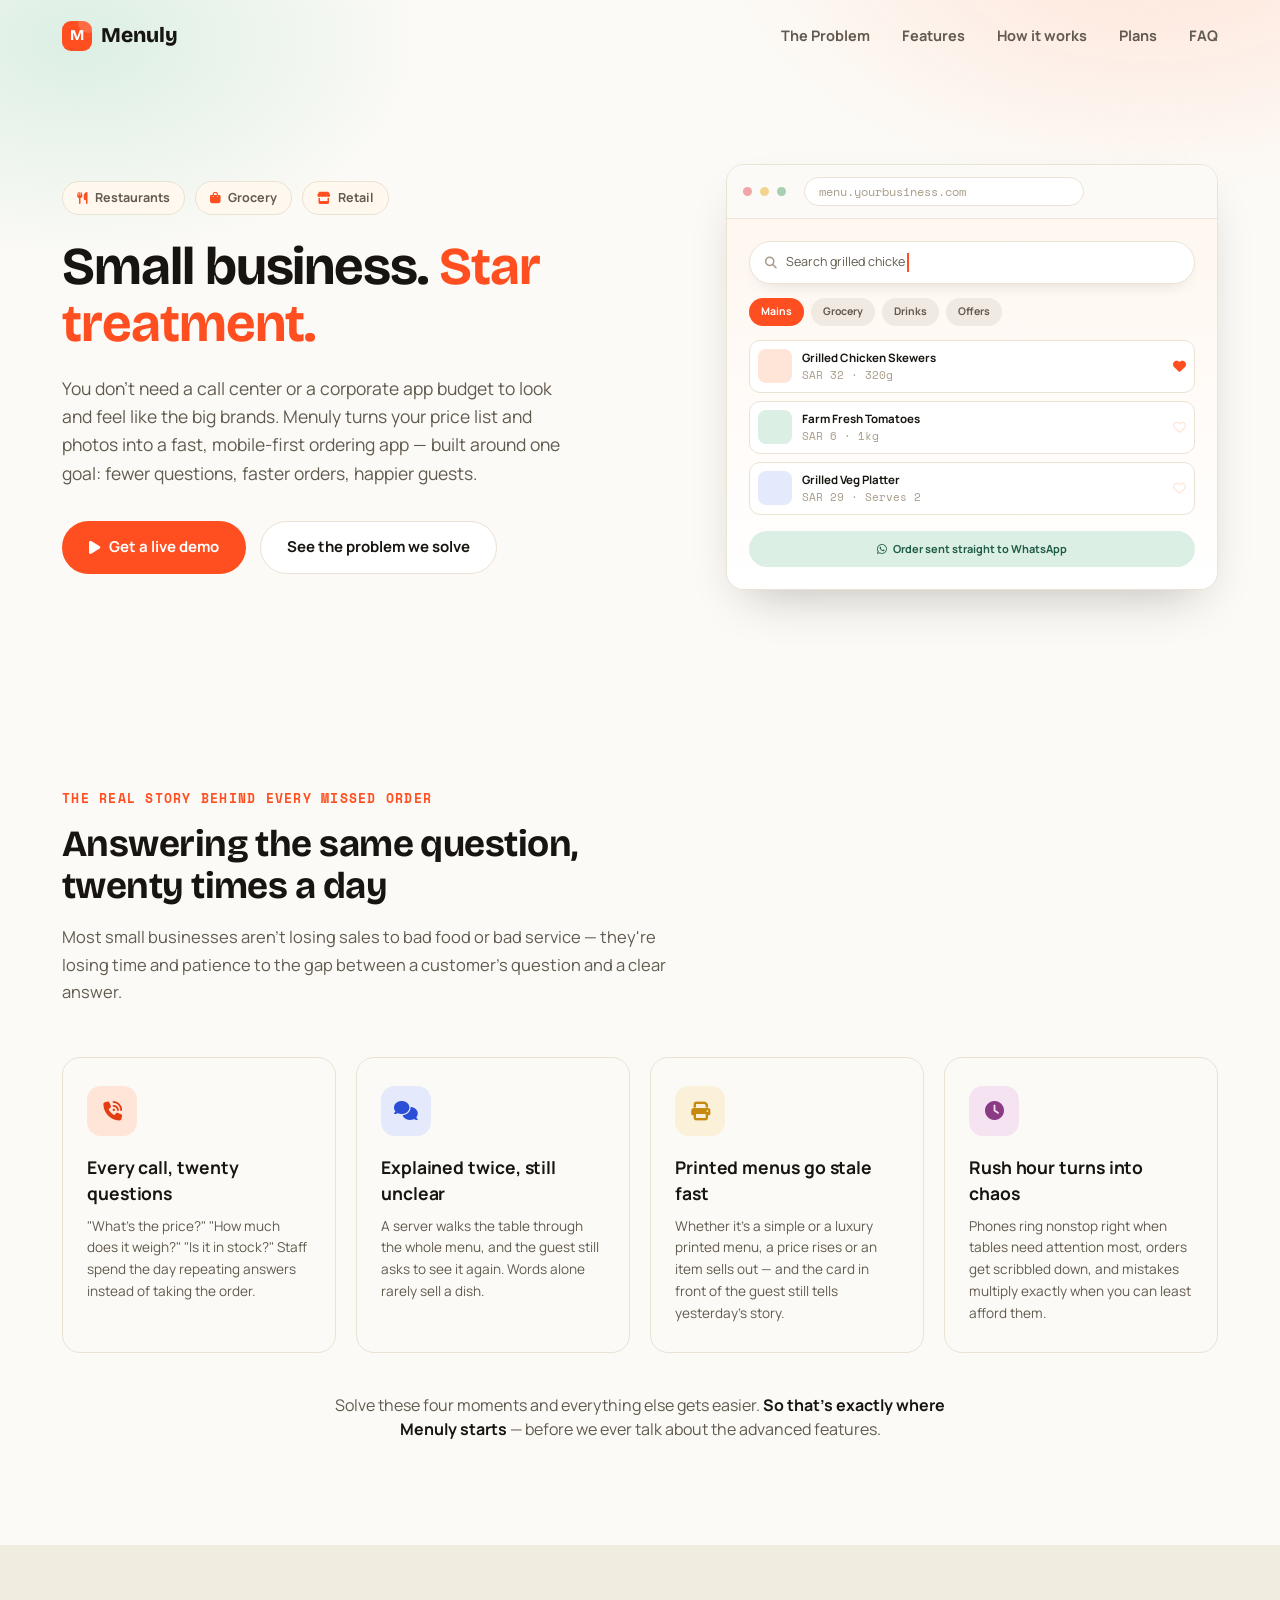
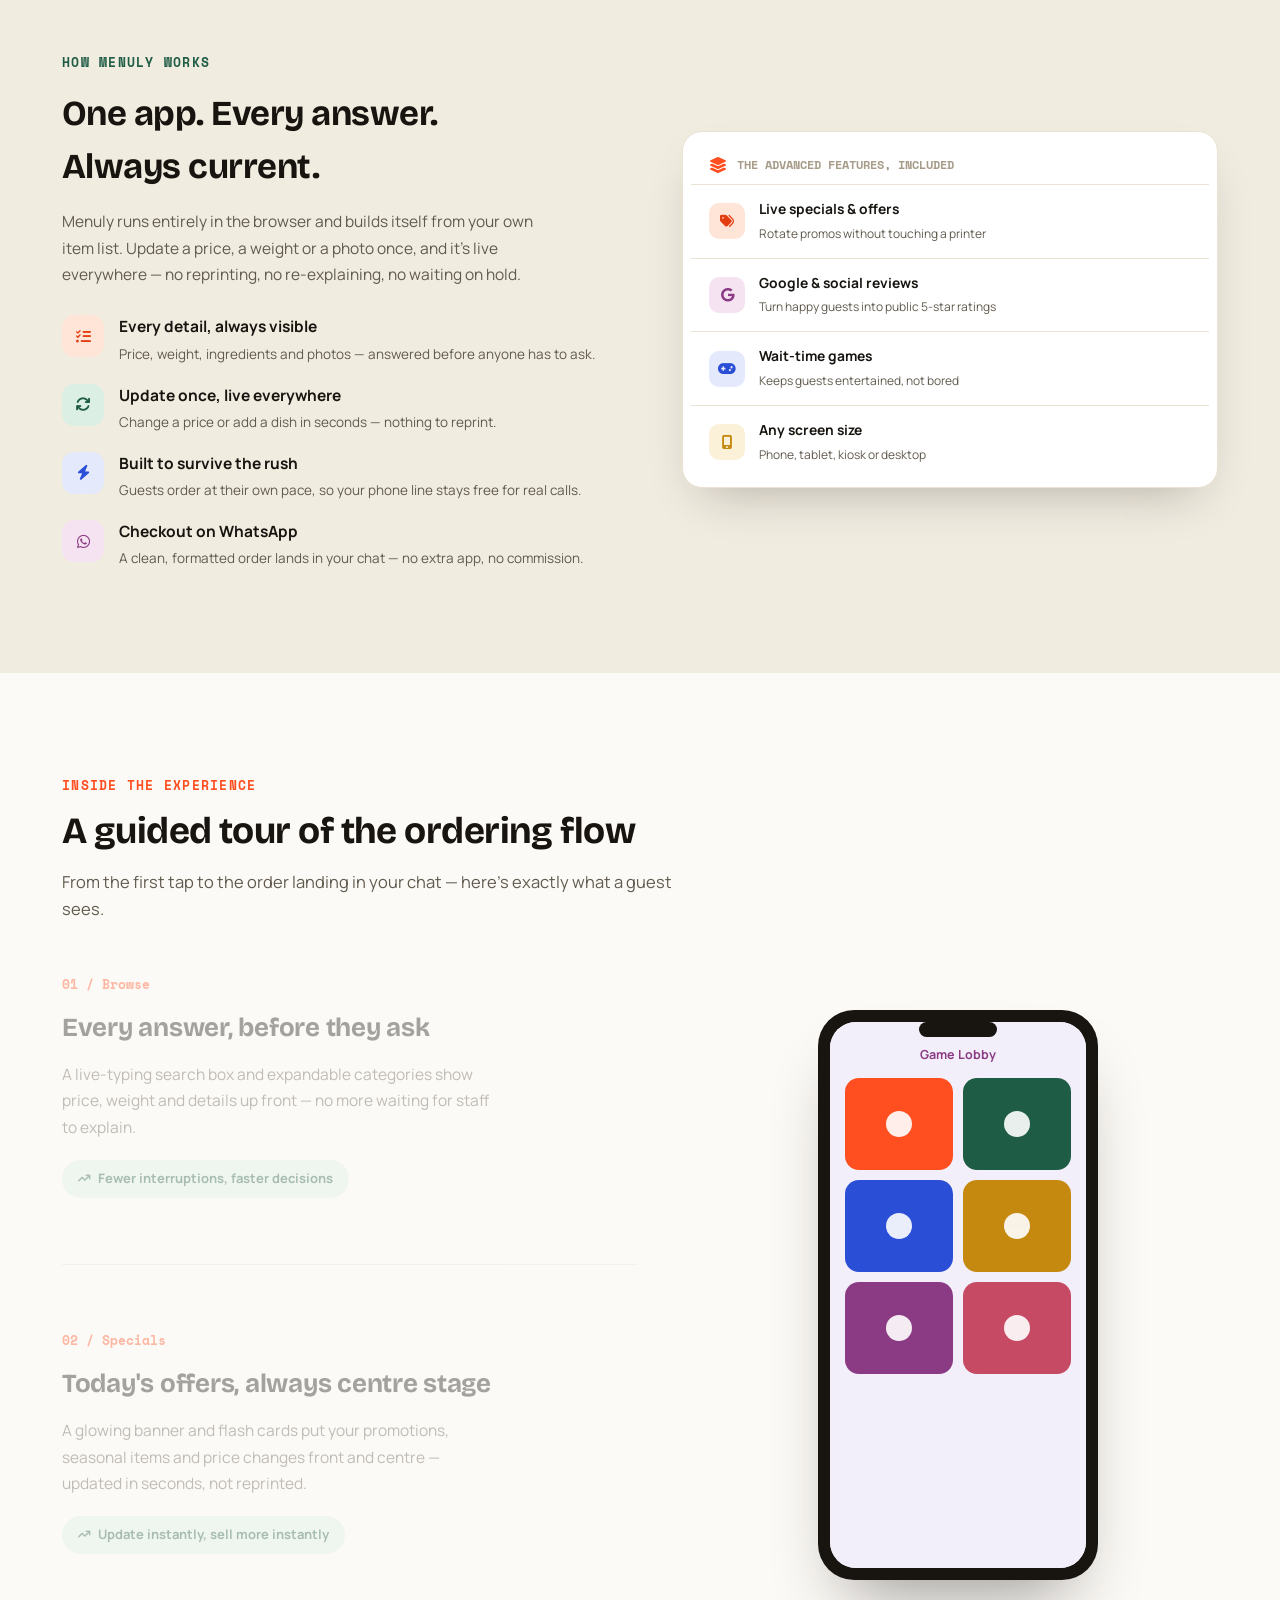
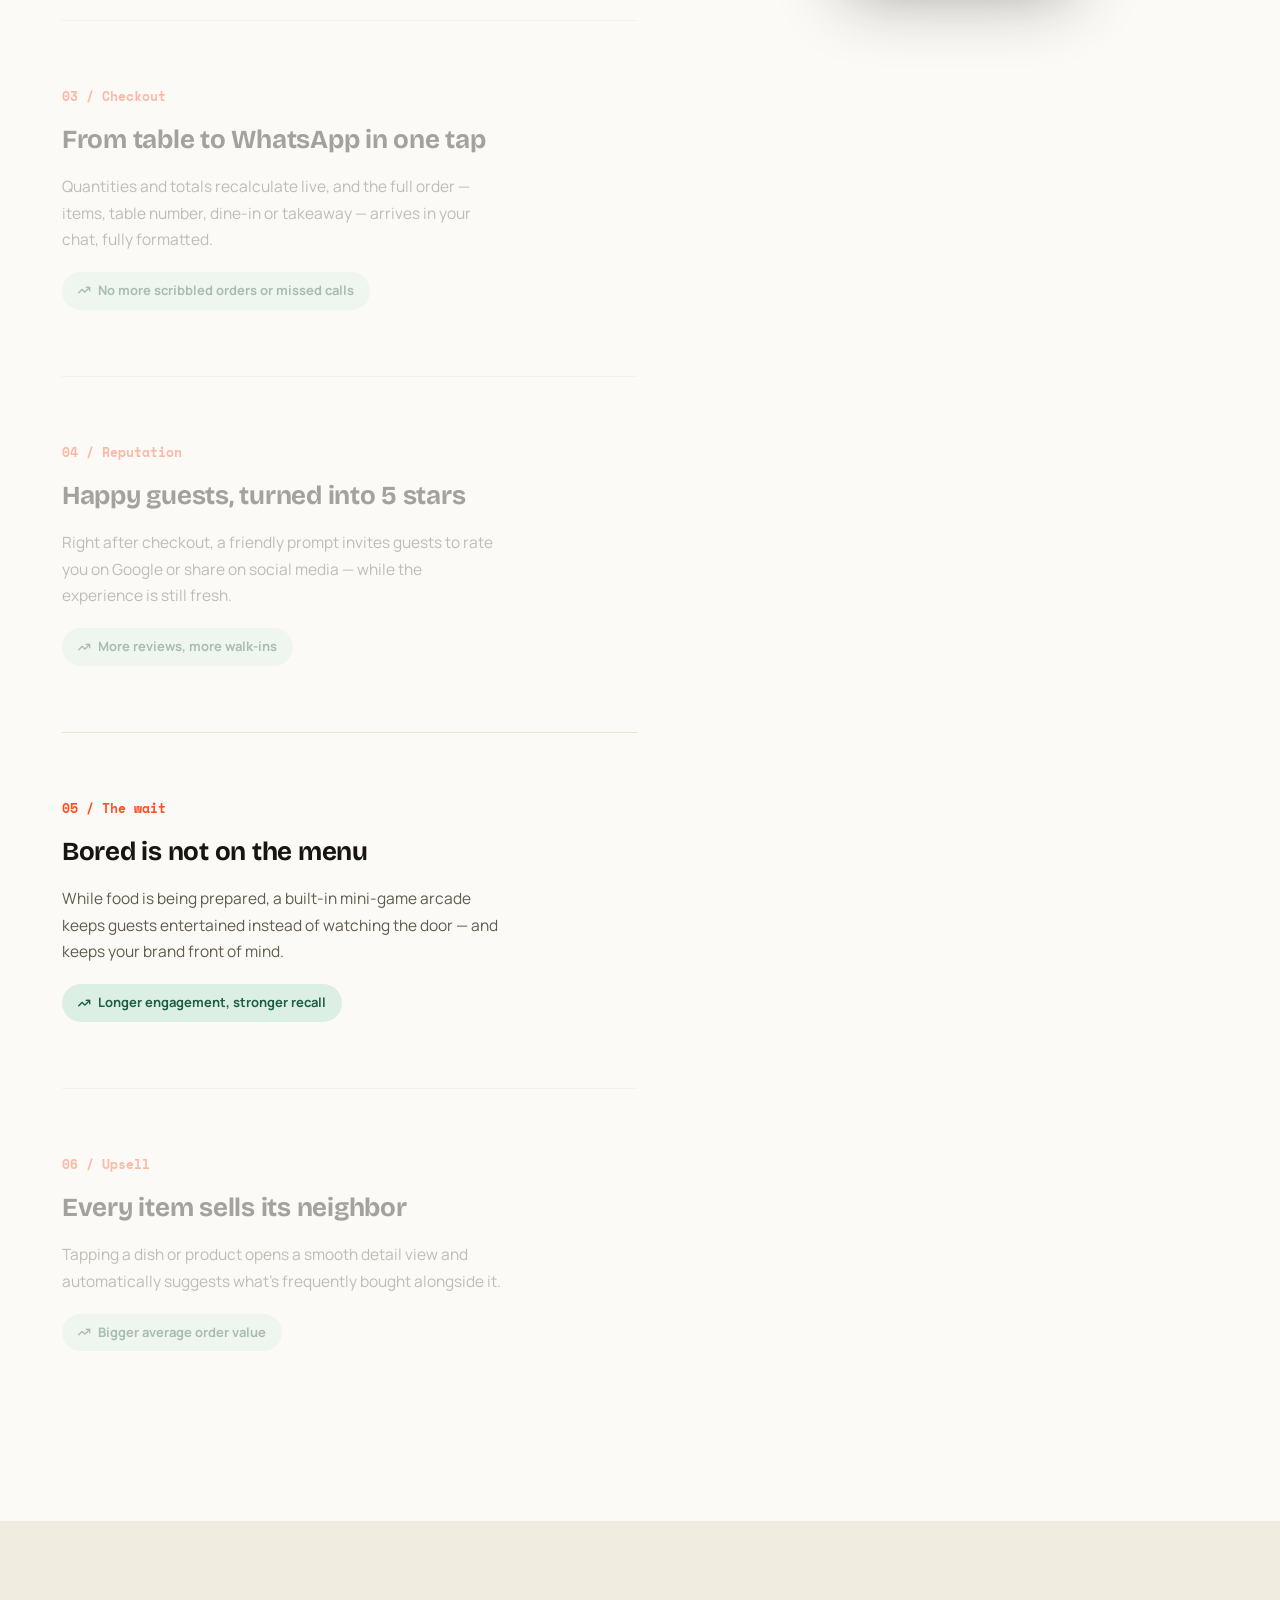
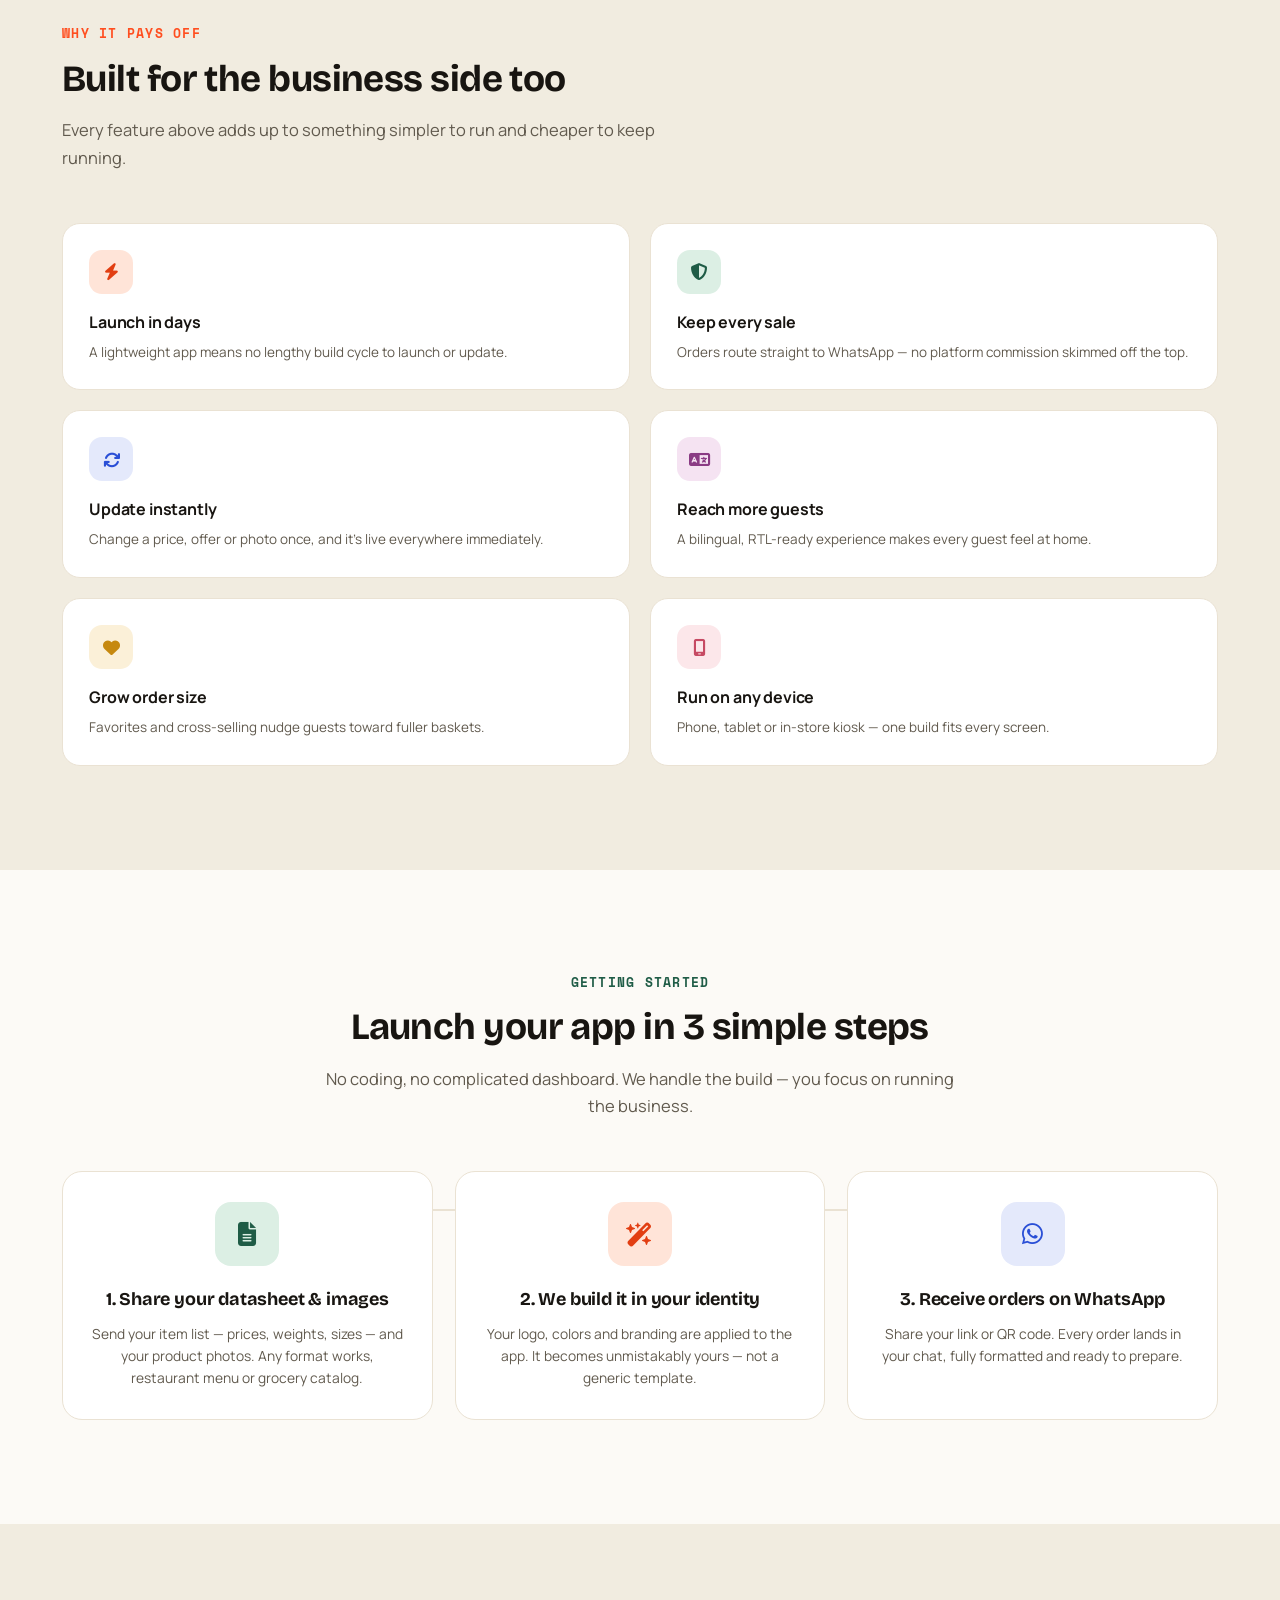
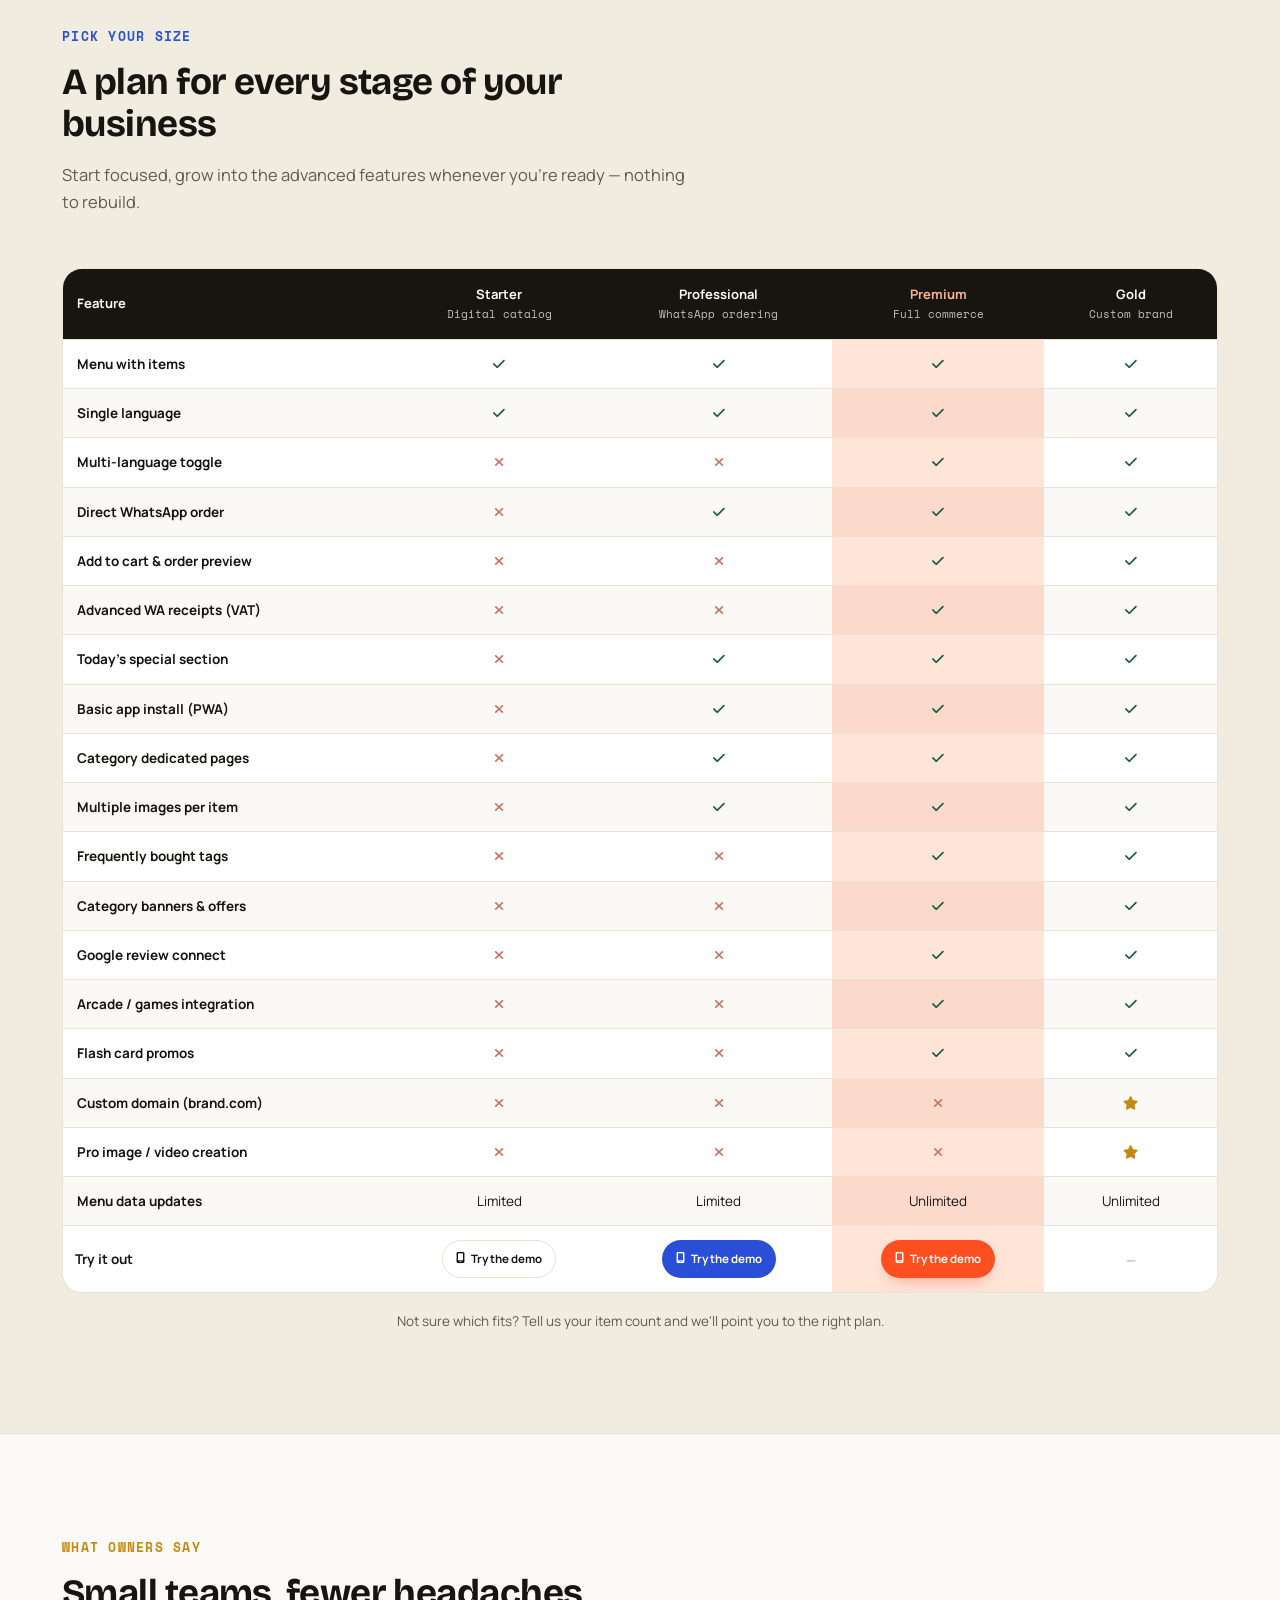
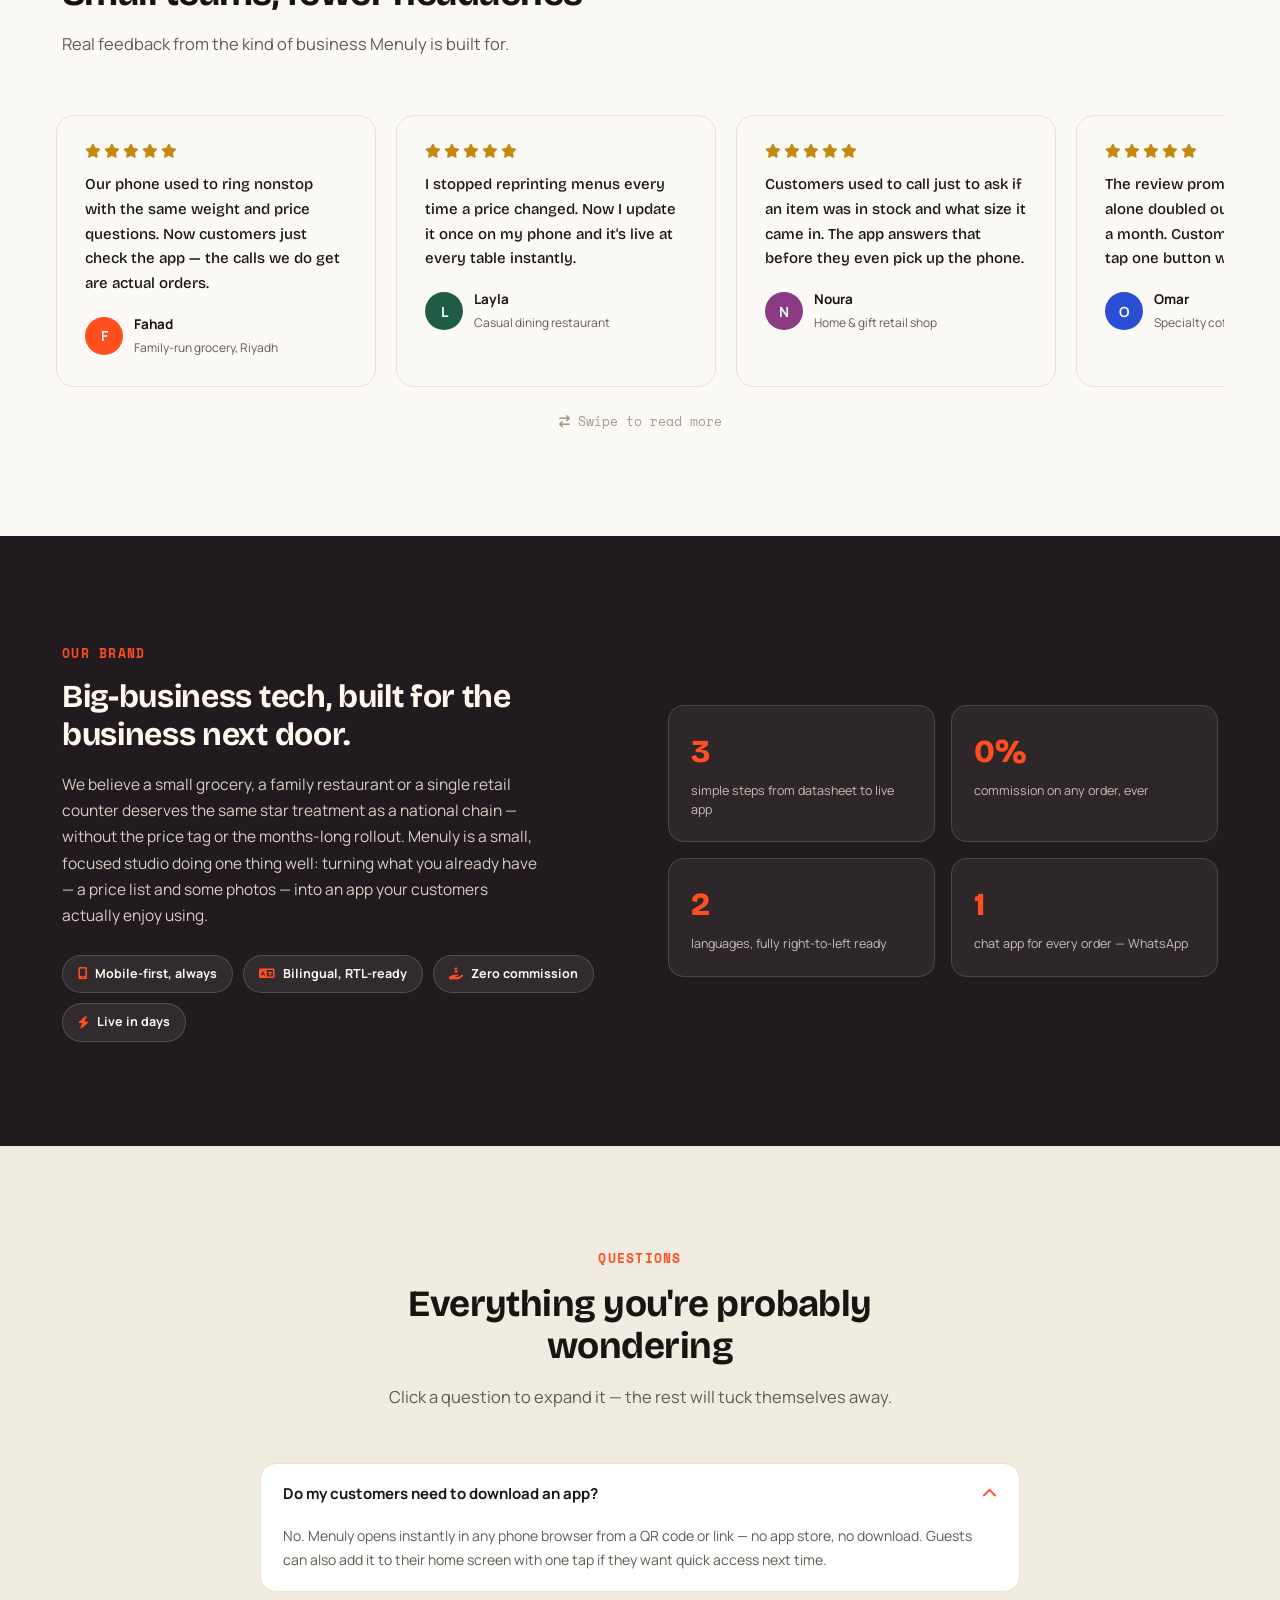
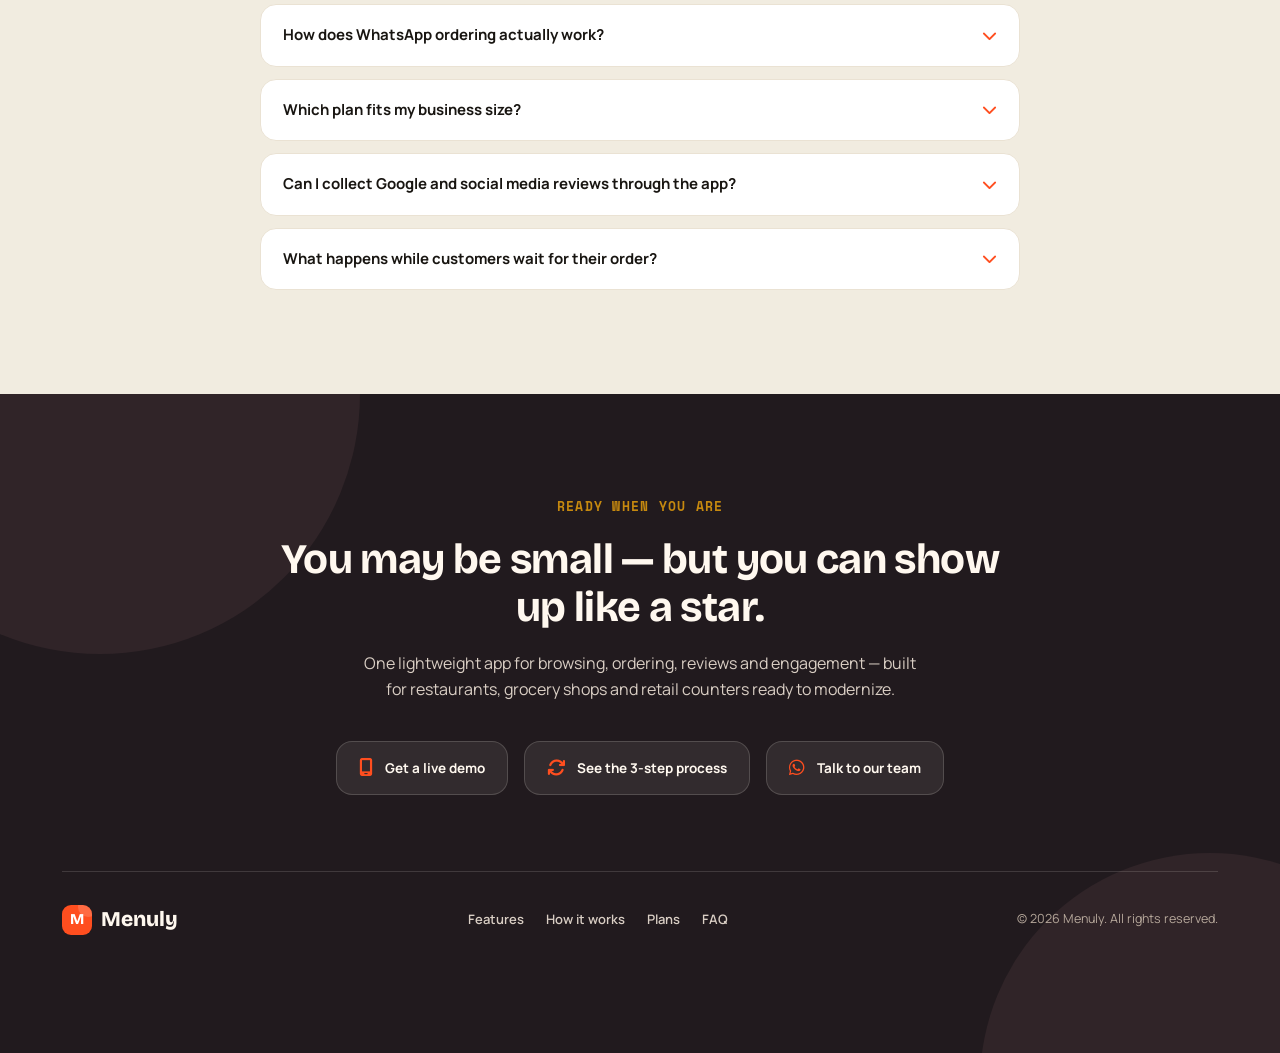
<file: index.html>
<!DOCTYPE html>
<html lang="en">
<head>
<meta charset="UTF-8">
<meta name="viewport" content="width=device-width, initial-scale=1.0">
<title>Menuly — Small Business. Star Treatment.</title>
<link rel="preconnect" href="https://fonts.googleapis.com">
<link href="https://fonts.googleapis.com/css2?family=Bricolage+Grotesque:opsz,wght@12..96,400;12..96,500;12..96,600;12..96,700;12..96,800&family=Manrope:wght@400;500;600;700;800&family=Space+Mono:wght@400;700&display=swap" rel="stylesheet">
<link rel="stylesheet" href="https://cdnjs.cloudflare.com/ajax/libs/font-awesome/6.5.1/css/all.min.css">
<style>
:root{
  --ink:#181511;
  --ink-soft:#615A4E;
  --ink-faint:#A79C89;
  --bg:#FCFAF6;
  --bg-alt:#F1ECE0;
  --flame:#FF4E1F;
  --flame-dark:#E23E12;
  --flame-tint:#FFE4D8;
  --pine:#1F5C46;
  --pine-tint:#DCEFE4;
  --cobalt:#2A4FD6;
  --cobalt-tint:#E4E9FB;
  --plumhue:#8A3B84;
  --plum-tint:#F5E3F2;
  --gold:#C6890F;
  --gold-tint:#FBF0D8;
  --ink2:#211A1E;
  --ink3:#302428;
  --cream:#FFF8EF;
  --line:#EAE2D3;
  --shadow: 0 22px 48px -22px rgba(24,21,17,0.30);
  --font-display:'Bricolage Grotesque', sans-serif;
  --font-body:'Manrope', sans-serif;
  --font-mono:'Space Mono', monospace;
}
*{box-sizing:border-box;}
html{scroll-behavior:smooth;}
@media (prefers-reduced-motion: reduce){ html{scroll-behavior:auto;} *{animation-duration:0.001ms !important; transition-duration:0.001ms !important;} }
body{margin:0; font-family:var(--font-body); color:var(--ink); background:var(--bg); line-height:1.5; -webkit-font-smoothing:antialiased;}
img,svg{display:block;max-width:100%;}
a{color:inherit;text-decoration:none;}
h1,h2,h3,h4{font-family:var(--font-display); margin:0; font-weight:700; letter-spacing:-0.01em;}
p{margin:0;}
ul{margin:0;padding:0;list-style:none;}
button{font-family:inherit;cursor:pointer;}
:focus-visible{outline:2px solid var(--flame); outline-offset:3px; border-radius:4px;}
.wrap{max-width:1220px; margin:0 auto; padding:0 32px;}
.eyebrow{font-family:var(--font-mono); font-size:12.5px; letter-spacing:0.1em; text-transform:uppercase; font-weight:700;}
section{position:relative;}
.section-pad{padding:104px 0;}
.section-head{max-width:640px; margin-bottom:52px;}
.section-head .eyebrow{color:var(--flame); margin-bottom:14px; display:block;}
.section-head h2{font-size:37px; line-height:1.14; letter-spacing:-0.015em;}
.section-head p{margin-top:16px; font-size:16.5px; color:var(--ink-soft); line-height:1.65;}
[data-reveal]{opacity:0; transform:translateY(22px); transition:opacity .7s ease, transform .7s ease;}
[data-reveal].in{opacity:1; transform:translateY(0);}

/* ---------- NAV ---------- */
.nav{position:fixed; top:0; left:0; right:0; z-index:100; padding:20px 0; transition:background .35s ease, padding .35s ease, box-shadow .35s ease;}
.nav.scrolled{background:rgba(252,250,246,0.88); backdrop-filter:blur(10px); padding:13px 0; box-shadow:0 1px 0 var(--line);}
.nav-inner{display:flex; align-items:center; justify-content:space-between;}
.logo{display:flex; align-items:center; gap:9px; font-family:var(--font-display); font-weight:800; font-size:21px; color:var(--ink);}
.logo-mark{width:30px;height:30px;border-radius:9px;background:var(--flame); display:flex;align-items:center;justify-content:center;color:#fff;font-size:14px; position:relative; overflow:hidden;}
.logo-mark::after{content:""; position:absolute; width:20px; height:20px; border-radius:50%; background:rgba(255,255,255,0.16); top:-8px; right:-6px;}
.logo-glyph{font-family:var(--font-display); font-weight:800; font-size:15px; line-height:1; letter-spacing:-0.02em; position:relative; z-index:1;}
.nav-links{display:flex; gap:32px; align-items:center;}
.nav-links a{font-size:14.5px; font-weight:700; color:var(--ink-soft); transition:color .2s;}
.nav-links a:hover{color:var(--ink);}
.nav-cta{background:var(--ink); color:#fff; padding:10px 20px; border-radius:100px; font-size:13.5px; font-weight:700; transition:transform .2s ease, background .2s ease;}
.nav-cta:hover{background:var(--flame-dark); transform:translateY(-1px);}
.nav-toggle{display:none; background:none;border:none;font-size:22px;color:var(--ink);}
.mobile-menu{display:none; position:fixed; top:64px; left:16px; right:16px; background:#fff; border:1px solid var(--line); border-radius:16px; box-shadow:var(--shadow); padding:10px; z-index:99; flex-direction:column;}
.mobile-menu.open{display:flex;}
.mobile-menu a{padding:12px 14px; font-weight:700; font-size:15px; color:var(--ink); border-radius:10px;}
.mobile-menu a:hover{background:var(--bg-alt);}

/* ---------- HERO ---------- */
.hero{padding:164px 0 96px; background:radial-gradient(700px 420px at 90% -10%, var(--flame-tint) 0%, transparent 62%), radial-gradient(600px 380px at 6% 6%, var(--pine-tint) 0%, transparent 58%);}
.hero-grid{display:grid; grid-template-columns:1.05fr 0.85fr; gap:56px; align-items:center;}
.hero-badges{display:flex; gap:10px; margin-bottom:24px; flex-wrap:wrap;}
.badge{display:flex; align-items:center; gap:7px; background:var(--cream); border:1px solid var(--line); padding:7px 14px; border-radius:100px; font-size:12.5px; font-weight:700; color:var(--ink-soft);}
.badge i{color:var(--flame); font-size:12px;}
.hero h1{font-size:53px; line-height:1.06; letter-spacing:-0.02em; max-width:600px;}
.hero h1 em{font-style:normal; color:var(--flame);}
.hero-sub{margin-top:22px; font-size:17.5px; color:var(--ink-soft); max-width:500px; line-height:1.62;}
.hero-actions{display:flex; gap:14px; margin-top:34px; flex-wrap:wrap;}
.btn{display:inline-flex; align-items:center; gap:9px; padding:14px 26px; border-radius:100px; font-weight:700; font-size:15px; border:1.5px solid transparent; transition:transform .2s ease, background .2s ease, border-color .2s ease, color .2s ease;}
.btn-primary{background:var(--flame); color:#fff;}
.btn-primary:hover{background:var(--flame-dark); transform:translateY(-2px);}
.btn-ghost{border-color:var(--line); color:var(--ink); background:#fff;}
.btn-ghost:hover{border-color:var(--ink); transform:translateY(-2px);}
.btn-light{background:rgba(255,248,239,0.12); color:var(--cream); border-color:rgba(255,248,239,0.25);}
.btn-light:hover{background:rgba(255,248,239,0.18); transform:translateY(-2px);}

/* hero browser mock (restored to original desktop-style browser window) */
.browser{background:#fff; border-radius:18px; box-shadow:var(--shadow); border:1px solid var(--line); overflow:hidden;}
.browser-bar{display:flex; align-items:center; gap:8px; padding:12px 16px; border-bottom:1px solid var(--line); background:#FBFAF7;}
.dot{width:9px;height:9px;border-radius:50%;}
.browser-bar .dot:nth-child(1){background:#F0A6A6;}
.browser-bar .dot:nth-child(2){background:#F2D48E;}
.browser-bar .dot:nth-child(3){background:#A8D0B0;}
.browser-url{margin-left:10px; background:#fff; border:1px solid var(--line); border-radius:100px; padding:5px 14px; font-family:var(--font-mono); font-size:11.5px; color:var(--ink-faint); flex:1; max-width:280px;}
.browser-body{padding:22px; background:linear-gradient(180deg,#FFF7F0,#FFFFFF);}
.hphone-tag{font-family:var(--font-mono); font-size:9.5px; color:var(--ink-faint); text-align:center; margin-bottom:10px; letter-spacing:0.06em;}
.search-demo{display:flex; align-items:center; gap:9px; background:#fff; border:1.5px solid var(--line); border-radius:100px; padding:11px 15px; box-shadow:0 8px 18px -12px rgba(24,21,17,0.22);}
.search-demo i{color:var(--ink-faint); font-size:12px;}
.type-text{font-size:12.5px; color:var(--ink-soft);}
.type-text .cursor{display:inline-block; width:2px; background:var(--flame); margin-left:2px; animation:blink 1s step-start infinite;}
@keyframes blink{50%{opacity:0;}}
.chip-row{display:flex; gap:7px; margin-top:14px; flex-wrap:wrap;}
.chip{padding:6px 12px; border-radius:100px; font-size:10.5px; font-weight:700;}
.chip.on{background:var(--flame); color:#fff;}
.chip.off{background:#F1EAE3; color:var(--ink-soft);}
.result-list{margin-top:14px; display:flex; flex-direction:column; gap:8px;}
.result-row{display:flex; align-items:center; gap:10px; background:#fff; border:1px solid var(--line); border-radius:11px; padding:8px; opacity:0; transform:translateY(6px); animation:riseIn .5s ease forwards;}
.result-row:nth-child(1){animation-delay:.05s;} .result-row:nth-child(2){animation-delay:.2s;} .result-row:nth-child(3){animation-delay:.35s;}
@keyframes riseIn{to{opacity:1; transform:translateY(0);}}
.result-thumb{width:34px;height:34px;border-radius:8px; flex-shrink:0;}
.result-txt{flex:1;}
.result-txt .name{font-size:11.5px; font-weight:700; color:var(--ink);}
.result-txt .price{font-size:10.5px; color:var(--ink-faint); font-family:var(--font-mono); margin-top:2px;}
.result-heart{color:var(--flame-tint); font-size:13px;}
.result-heart.liked{color:var(--flame);}
.hphone-foot{margin-top:16px; display:flex; align-items:center; justify-content:center; gap:6px; font-size:11px; color:var(--pine); font-weight:700; background:var(--pine-tint); padding:10px; border-radius:100px;}

/* ---------- PROBLEM ---------- */
.problem{background:var(--bg);}
.problem-grid{display:grid; grid-template-columns:repeat(4,1fr); gap:20px;}
.p-card{border:1px solid var(--line); border-radius:18px; padding:28px 24px; background:#FCFAF6;}
.p-icon{width:50px;height:50px;border-radius:14px; display:flex; align-items:center; justify-content:center; font-size:19px; margin-bottom:18px;}
.p-card h3{font-size:17.5px; margin-bottom:9px; font-weight:700; font-family:var(--font-body); letter-spacing:-0.005em;}
.p-card p{font-size:13.6px; color:var(--ink-soft); line-height:1.6;}
.problem-close{margin-top:40px; text-align:center; font-size:16px; color:var(--ink-soft); max-width:640px; margin-left:auto; margin-right:auto;}
.problem-close strong{color:var(--ink);}

/* ---------- SOLUTION ---------- */
.solution{background:var(--bg-alt);}
.solution-grid{display:grid; grid-template-columns:1fr 0.95fr; gap:56px; align-items:center;}
.feat-list{display:flex; flex-direction:column; gap:19px; margin-top:28px;}
.feat-row{display:flex; align-items:flex-start; gap:15px;}
.feat-ico{width:42px;height:42px;border-radius:12px; flex-shrink:0; display:flex; align-items:center; justify-content:center; font-size:15px;}
.feat-row strong{font-size:15.5px; display:block; margin-bottom:2px;}
.feat-row span{font-size:13.5px; color:var(--ink-soft);}
.engine-card{background:#fff; border-radius:20px; box-shadow:var(--shadow); border:1px solid var(--line); padding:8px;}
.engine-head{display:flex;align-items:center;gap:10px; padding:16px 18px 10px;}
.engine-head i{color:var(--flame);}
.engine-head span{font-family:var(--font-mono); font-size:12px; color:var(--ink-faint); font-weight:700;}
.engine-row{display:flex; align-items:center; gap:14px; padding:14px 18px; border-top:1px solid var(--line);}
.engine-dot{width:36px;height:36px;border-radius:10px; flex-shrink:0; display:flex; align-items:center;justify-content:center; font-size:14px;}
.engine-row b{font-size:13.8px; display:block;}
.engine-row small{font-size:12px; color:var(--ink-soft);}

/* ---------- STORY / STICKY PHONE ---------- */
.story{background:var(--bg);}
.story-grid{display:grid; grid-template-columns:1.05fr 0.95fr; gap:60px; margin-top:16px;}
.feature-block{padding:66px 0; border-top:1px solid var(--line); opacity:0.38; transition:opacity .4s ease;}
.feature-block:first-child{border-top:none; padding-top:0;}
.feature-block.active{opacity:1;}
.f-num{font-family:var(--font-mono); font-size:13px; color:var(--flame); font-weight:700; margin-bottom:14px; display:block;}
.feature-block h3{font-size:26px; letter-spacing:-0.01em; margin-bottom:14px;}
.feature-block p{font-size:15.5px; color:var(--ink-soft); line-height:1.7; max-width:440px;}
.benefit-pill{display:inline-flex; align-items:center; gap:8px; margin-top:20px; background:var(--pine-tint); color:var(--pine); font-weight:700; font-size:13px; padding:9px 16px; border-radius:100px;}
.benefit-pill i{font-size:11px;}
.story-visual{position:relative;}
.phone-sticky{position:sticky; top:104px; height:calc(100vh - 150px); max-height:640px; display:flex; align-items:center; justify-content:center;}
.phone-frame{width:280px; height:570px; border-radius:36px; background:var(--ink); padding:12px; box-shadow:0 40px 70px -30px rgba(24,21,17,0.45); position:relative;}
.phone-notch{position:absolute; top:12px; left:50%; transform:translateX(-50%); width:78px; height:15px; border-radius:8px; background:var(--ink); z-index:5;}
.phone-screen{width:100%;height:100%; border-radius:26px; overflow:hidden; position:relative; background:#fff;}
.screen-layer{position:absolute; inset:0; opacity:0; visibility:hidden; transition:opacity .5s ease; padding:24px 15px 15px; display:flex; flex-direction:column;}
.screen-layer.active{opacity:1; visibility:visible;}

.scr-browse{background:#FBF7F1;}
.scr-bar{display:flex; align-items:center; gap:8px; background:#fff; border-radius:100px; padding:10px 14px; box-shadow:0 4px 10px -6px rgba(0,0,0,0.15); margin-bottom:13px;}
.scr-bar i{color:var(--ink-faint); font-size:12px;}
.scr-bar span{font-size:11px; color:var(--ink-faint);}
.scr-card{background:#fff; border-radius:12px; padding:9px; display:flex; gap:10px; align-items:center; margin-bottom:9px; box-shadow:0 3px 8px -5px rgba(0,0,0,0.12);}
.scr-thumb{width:42px;height:42px;border-radius:9px; flex-shrink:0;}
.scr-line{height:8px; border-radius:4px; background:var(--ink); opacity:0.85; margin-bottom:6px;}
.scr-line.light{background:var(--flame);}
.scr-detail-row{display:flex; gap:6px; margin-top:2px;}
.scr-tag{font-size:8px; font-family:var(--font-mono); background:var(--cobalt-tint); color:var(--cobalt); padding:3px 7px; border-radius:6px;}

.scr-specials{background:#FBF0DA;}
.spec-banner{background:linear-gradient(135deg,var(--gold),#E7B94A); border-radius:14px; padding:16px; color:#fff; margin-bottom:14px;}
.spec-banner span.tag{font-family:var(--font-mono); font-size:8.5px; letter-spacing:0.08em; opacity:0.85;}
.spec-banner .scr-line{background:rgba(255,255,255,0.9); margin-top:8px;}
.flash-row{display:flex; gap:9px;}
.flash-card{flex:1; background:#fff; border-radius:12px; height:78px; padding:9px; display:flex; flex-direction:column; justify-content:flex-end; box-shadow:0 3px 8px -5px rgba(0,0,0,0.12);}

.scr-order{background:#FFF0EA;}
.cart-title{font-size:12.5px; font-weight:700; text-align:center; margin-bottom:11px;}
.cart-row{display:flex; align-items:center; gap:10px; background:#fff; border-radius:11px; padding:9px; margin-bottom:7px;}
.cart-qty{width:26px;height:22px;border-radius:6px; background:var(--flame-tint); color:var(--flame-dark); font-size:10px; font-weight:800; display:flex;align-items:center;justify-content:center; margin-left:auto;}
.cart-totals{background:#fff; border-radius:11px; padding:11px; margin-top:5px; margin-bottom:11px;}
.cart-total-row{display:flex; justify-content:space-between; font-size:11px; color:var(--ink-soft); margin-bottom:6px; font-family:var(--font-mono);}
.cart-btn{margin-top:auto; background:#3FBF6F; color:#fff; text-align:center; padding:13px; border-radius:100px; font-size:12.5px; font-weight:700; display:flex; align-items:center; justify-content:center; gap:8px;}

.scr-reviews{background:#F5E3F2; align-items:center;}
.rev-stars{display:flex; gap:5px; justify-content:center; margin-bottom:10px; color:var(--gold); font-size:16px;}
.rev-title{font-size:12px; font-weight:700; text-align:center; margin-bottom:14px;}
.rev-platforms{display:flex; gap:8px; width:100%; margin-bottom:14px;}
.rev-plat{flex:1; background:#fff; border-radius:11px; padding:10px; display:flex; flex-direction:column; align-items:center; gap:5px; font-size:9px; font-weight:700; color:var(--ink-soft); box-shadow:0 3px 8px -5px rgba(0,0,0,0.12);}
.rev-plat i{font-size:15px;}
.rev-card{background:#fff; border-radius:12px; padding:12px; width:100%; box-shadow:0 3px 8px -5px rgba(0,0,0,0.12);}

.scr-wait{background:#F3EFFA;}
.arcade-title{text-align:center; font-size:12.5px; font-weight:700; color:var(--plumhue); margin-bottom:14px;}
.arcade-grid{display:grid; grid-template-columns:1fr 1fr; gap:10px;}
.arcade-tile{aspect-ratio:1/0.85; border-radius:14px; display:flex; align-items:center; justify-content:center;}
.arcade-tile .dot{width:26px;height:26px;border-radius:50%; background:rgba(255,255,255,0.9);}

/* compact per-step preview shown only on mobile, inline under each block's text */
.mobile-scene{display:none;}
.msp-phone{width:220px; height:410px; margin:22px auto 0; border-radius:30px; background:var(--ink); padding:10px; box-shadow:var(--shadow); position:relative;}
.msp-notch{position:absolute; top:10px; left:50%; transform:translateX(-50%); width:62px; height:12px; border-radius:7px; background:var(--ink); z-index:5;}
.msp-screen{width:100%; height:100%; border-radius:21px; overflow:hidden; padding:20px 12px 12px; display:flex; flex-direction:column;}
.msp-screen .scr-card{padding:8px;}
.msp-screen .rev-platforms, .msp-screen .flash-row{gap:7px;}

.scr-upsell{background:#F2E9D6; justify-content:flex-end; padding:0;}
.modal-hero{height:34%; background:var(--flame-tint);}
.modal-sheet{background:#fff; border-radius:22px 22px 0 0; padding:18px 16px; box-shadow:0 -10px 30px -15px rgba(0,0,0,0.2);}
.modal-handle{width:36px;height:4px;border-radius:3px;background:#EAE0D6; margin:0 auto 14px;}
.modal-rel-title{font-size:10.5px; font-weight:700; color:var(--ink-soft); margin:12px 0 8px;}
.modal-rel-row{display:flex; gap:8px; margin-bottom:14px;}
.modal-rel-item{width:52px;height:52px;border-radius:10px;}
.modal-btn{background:var(--flame); color:#fff; text-align:center; padding:12px; border-radius:100px; font-size:12.5px; font-weight:700;}

/* ---------- BENEFITS ---------- */
.benefits{background:var(--bg-alt);}
.benefit-grid{display:grid; grid-template-columns:repeat(2,1fr); gap:20px;}
.b-card{background:#fff; border:1px solid var(--line); border-radius:18px; padding:26px; transition:transform .25s ease, box-shadow .25s ease;}
.b-card:hover{transform:translateY(-4px); box-shadow:var(--shadow);}
.b-icon{width:44px;height:44px;border-radius:13px; display:flex; align-items:center; justify-content:center; font-size:17px; margin-bottom:16px;}
.b-card h3{font-size:16px; font-family:var(--font-body); font-weight:700; margin-bottom:8px;}
.b-card p{font-size:13.5px; color:var(--ink-soft); line-height:1.6;}

/* ---------- STEPS ---------- */
.steps{background:var(--bg);}
.steps-grid{display:grid; grid-template-columns:repeat(3,1fr); gap:22px; position:relative;}
.steps-line{display:none;}
@media (min-width:900px){.steps-line{display:block; position:absolute; top:38px; left:15%; right:15%; height:2px; background:var(--line); z-index:0;}}
.step-card{position:relative; z-index:1; background:#fff; border:1px solid var(--line); border-radius:20px; padding:30px 26px; text-align:center;}
.step-num{width:64px;height:64px;border-radius:16px; margin:0 auto 20px; display:flex; align-items:center; justify-content:center; font-size:24px;}
.step-card h3{font-size:18px; margin-bottom:10px;}
.step-card p{font-size:13.8px; color:var(--ink-soft); line-height:1.6;}

/* ---------- COMPARE / PLANS ---------- */
.compare{background:var(--bg-alt);}
.table-wrap{border:1px solid var(--line); border-radius:20px; overflow-x:auto; background:#fff;}
table{width:100%; border-collapse:collapse; min-width:560px;}
thead th{background:var(--ink); color:var(--cream); font-family:var(--font-body); font-weight:700; font-size:13px; padding:16px 14px; text-align:center;}
thead th:first-child{text-align:left;}
thead th small{display:block; font-weight:500; font-size:10.5px; color:#C9BEB3; margin-top:3px; font-family:var(--font-mono);}
thead th.hi{color:#FFB48F;}
tbody td{padding:14px 14px; text-align:center; border-top:1px solid var(--line); font-size:13.5px;}
tbody td:first-child{text-align:left; font-weight:700; color:var(--ink);}
tbody tr:nth-child(even){background:#FBF9F5;}
td.hi-col{background:var(--flame-tint);}
tbody tr:nth-child(even) td.hi-col{background:#FBDACB;}
.yes{color:var(--pine);} .no{color:#C97361;} .partial{color:var(--gold);}
.plan-note{margin-top:18px; text-align:center; font-size:13.5px; color:var(--ink-soft);}
tfoot td{padding:14px 12px; text-align:center; border-top:1px solid var(--line); background:#fff;}
tfoot td:first-child{text-align:left; font-weight:700; color:var(--ink); font-size:13.5px;}
tfoot td.hi-col{background:var(--flame-tint);}
.try-btn{display:inline-flex; align-items:center; justify-content:center; gap:6px; white-space:nowrap; font-size:11.5px; font-weight:700; padding:9px 13px; border-radius:100px; border:1.5px solid transparent; transition:background .2s ease, transform .2s ease, border-color .2s ease, color .2s ease;}
.try-btn:hover{transform:translateY(-1px);}
.try-btn-starter{background:#fff; color:var(--ink); border-color:var(--line);}
.try-btn-starter:hover{border-color:var(--ink); background:var(--bg-alt);}
.try-btn-professional{background:var(--cobalt); color:#fff;}
.try-btn-professional:hover{background:#1F3CAE;}
.try-btn-premium{background:var(--flame); color:#fff; box-shadow:0 8px 16px -8px rgba(255,78,31,0.55);}
.try-btn-premium:hover{background:var(--flame-dark);}
.try-btn-none{color:var(--ink-faint); font-size:13px;}

/* ---------- TESTIMONIALS ---------- */
.testimonials{background:var(--bg);}
.test-scroll{display:flex; gap:20px; overflow-x:auto; scroll-snap-type:x mandatory; padding:6px 6px 22px; margin:0 -6px; -webkit-overflow-scrolling:touch; scrollbar-width:thin;}
.test-scroll::-webkit-scrollbar{height:7px;}
.test-scroll::-webkit-scrollbar-thumb{background:var(--line); border-radius:100px;}
.test-scroll::-webkit-scrollbar-thumb:hover{background:var(--ink-faint);}
.test-card{flex:0 0 320px; scroll-snap-align:start; background:#FCFAF6; border:1px solid var(--line); border-radius:18px; padding:28px;}
.test-hint{display:flex; align-items:center; gap:8px; justify-content:center; margin-top:4px; font-size:12.5px; color:var(--ink-faint); font-family:var(--font-mono);}
.test-stars{color:var(--gold); font-size:14px; margin-bottom:14px; display:flex; gap:3px;}
.test-quote{font-size:15px; color:var(--ink); line-height:1.65; font-family:var(--font-display); font-weight:500;}
.test-who{margin-top:18px; display:flex; align-items:center; gap:11px;}
.test-avatar{width:38px;height:38px;border-radius:50%; display:flex; align-items:center;justify-content:center; color:#fff; font-weight:700; font-size:14px;}
.test-who b{display:block; font-size:13.5px;}
.test-who span{font-size:12px; color:var(--ink-soft);}

/* ---------- BRAND ---------- */
.brand{background:var(--ink2); color:var(--cream);}
.brand-inner{display:grid; grid-template-columns:1fr 1fr; gap:56px; align-items:center;}
.brand h2{font-size:32px; letter-spacing:-0.01em; line-height:1.2;}
.brand p{margin-top:16px; font-size:15.5px; color:#D9CEC4; line-height:1.7; max-width:480px;}
.brand-pills{display:flex; gap:10px; flex-wrap:wrap; margin-top:26px;}
.brand-pill{display:flex; align-items:center; gap:8px; background:rgba(255,248,239,0.08); border:1px solid rgba(255,248,239,0.16); padding:9px 15px; border-radius:100px; font-size:12.5px; font-weight:700;}
.brand-pill i{color:var(--flame);}
.brand-stat-grid{display:grid; grid-template-columns:1fr 1fr; gap:16px;}
.brand-stat{background:rgba(255,248,239,0.06); border:1px solid rgba(255,248,239,0.14); border-radius:16px; padding:22px;}
.brand-stat .num{font-family:var(--font-display); font-size:32px; color:var(--flame); font-weight:800;}
.brand-stat .lbl{font-size:12.5px; color:#C9BEB3; margin-top:6px; line-height:1.5;}

/* ---------- FAQ ---------- */
.faq{background:var(--bg-alt);}
.faq-list{display:flex; flex-direction:column; gap:12px; max-width:760px; margin:0 auto;}
.faq-list details{background:#fff; border:1px solid var(--line); border-radius:16px; overflow:hidden; padding:0;}
.faq-list summary{display:flex; justify-content:space-between; align-items:center; gap:16px; padding:19px 22px; font-weight:700; font-size:15px; cursor:pointer; list-style:none;}
.faq-list summary::-webkit-details-marker{display:none;}
.faq-list summary i{color:var(--flame); transition:transform .25s ease; flex-shrink:0;}
.faq-list details[open] summary i{transform:rotate(180deg);}
.faq-body{padding:0 22px 20px; font-size:14px; color:var(--ink-soft); line-height:1.68;}
.faq-body strong{color:var(--ink);}

/* ---------- CTA / FOOTER ---------- */
.cta{background:var(--ink2); color:var(--cream); text-align:center; overflow:hidden; position:relative;}
.cta::before{content:"";position:absolute; width:520px; height:520px; border-radius:50%; background:var(--ink3); top:-260px; left:-160px; z-index:0;}
.cta::after{content:"";position:absolute; width:460px; height:460px; border-radius:50%; background:var(--ink3); bottom:-260px; right:-160px; z-index:0;}
.cta .wrap{position:relative; z-index:1;}
.cta .eyebrow{color:var(--gold); display:block; margin-bottom:18px;}
.cta h2{font-size:42px; max-width:760px; margin:0 auto; line-height:1.15; letter-spacing:-0.015em;}
.cta p{max-width:560px; margin:20px auto 0; color:#D9CEC4; font-size:16px; line-height:1.6;}
.cta-actions{display:flex; justify-content:center; gap:16px; margin-top:38px; flex-wrap:wrap;}
.cta-card{display:flex; align-items:center; gap:12px; background:rgba(255,248,239,0.08); border:1px solid rgba(255,248,239,0.16); padding:16px 22px; border-radius:16px; transition:background .2s ease, transform .2s ease;}
.cta-card:hover{background:rgba(255,248,239,0.15); transform:translateY(-3px);}
.cta-card i{color:var(--flame); font-size:18px;}
.cta-card span{font-size:13.5px; font-weight:700;}
.footer{border-top:1px solid rgba(255,248,239,0.14); margin-top:76px; padding-top:32px; padding-bottom:14px; display:flex; align-items:center; justify-content:space-between; flex-wrap:wrap; gap:14px;}
.footer .logo{color:var(--cream);}
.footer .logo-mark{background:var(--flame);}
.footer small{color:#B5A79A; font-size:12.5px;}
.footer-links{display:flex; gap:22px;}
.footer-links a{font-size:13px; color:#D9CEC4; font-weight:600;}
.footer-links a:hover{color:#fff;}

/* ---------- RESPONSIVE ---------- */
@media (max-width:980px){
  .hero-grid, .solution-grid, .story-grid, .brand-inner{grid-template-columns:1fr;}
  .hero h1{font-size:40px;}
  .problem-grid{grid-template-columns:1fr 1fr;}
  .steps-grid{grid-template-columns:1fr 1fr;}
  .story-grid{display:grid; grid-template-columns:1fr; gap:0;}
  .story-text{grid-column:1; grid-row:1; margin-top:500px;}
  .story-visual{grid-column:1; grid-row:1; display:block; position:relative; z-index:5;}
  .phone-sticky{position:sticky; top:72px; height:auto; max-height:none; padding:12px 0 34px; background:var(--bg); z-index:5;}
  .phone-frame{width:230px; height:452px; margin:0 auto;}
  .feature-block{opacity:1; padding:44px 0;}
  .mobile-scene{display:none;}
  .nav-links{display:none;}
  .nav-toggle{display:block;}
  .nav-inner{gap:14px;}
  .cta h2{font-size:30px;}
  .brand-stat-grid{margin-top:20px;}
}
@media (max-width:600px){
  .wrap{padding:0 20px;}
  .hero{padding:136px 0 64px;}
  .hero h1{font-size:31px;}
  .problem-grid, .steps-grid{grid-template-columns:1fr;}
  .benefit-grid{grid-template-columns:1fr 1fr; gap:12px;}
  .b-card{padding:18px 15px;}
  .b-icon{width:38px;height:38px;border-radius:11px;font-size:15px;margin-bottom:12px;}
  .b-card h3{font-size:14px;}
  .b-card p{font-size:12px;}
  .test-card{flex-basis:82vw;}
  .section-head h2{font-size:26px;}
  .cta h2{font-size:24px;}
  thead th{font-size:10.5px; padding:11px 7px;}
  tbody td{padding:11px 7px; font-size:11.5px;}
  .steps-line{display:none;}
  .phone-sticky{top:66px;}
  .phone-frame{width:206px; height:406px;}
  .story-text{margin-top:454px;}
  .table-wrap{max-height:75vh; overflow:auto; -webkit-overflow-scrolling:touch;}
  thead th{position:sticky; top:0; z-index:3;}
  tfoot td{position:sticky; bottom:0; z-index:3;}
  tfoot td:first-child{font-size:11px;}
  .try-btn{padding:8px 10px; font-size:10.5px;}
  .cta-actions{flex-wrap:nowrap; justify-content:space-between; gap:8px;}
  .cta-card{flex:1 1 0; min-width:0; flex-direction:column; gap:7px; padding:14px 6px; text-align:center;}
  .cta-card i{font-size:17px;}
  .cta-card span{font-size:10.5px; line-height:1.3; white-space:normal;}
}
</style>
</head>
<body>

<nav class="nav" id="nav">
  <div class="wrap nav-inner">
    <a href="#top" class="logo"><span class="logo-mark"><span class="logo-glyph">M</span></span>Menuly</a>
    <div class="nav-links">
      <a href="#problem">The Problem</a>
      <a href="#features">Features</a>
      <a href="#steps">How it works</a>
      <a href="#plans">Plans</a>
      <a href="#faq">FAQ</a>
    </div>
    
    <button class="nav-toggle" id="navToggle" aria-label="Open menu" aria-expanded="false"><i class="fa-solid fa-bars"></i></button>
  </div>
  <div class="mobile-menu" id="mobileMenu">
    <a href="#problem">The Problem</a>
    <a href="#features">Features</a>
    <a href="#steps">How it works</a>
    <a href="#plans">Plans</a>
    <a href="#faq">FAQ</a>
  </div>
</nav>

<!-- ================= HERO ================= -->
<header class="hero" id="top">
  <div class="wrap hero-grid">
    <div data-reveal>
      <div class="hero-badges">
        <span class="badge"><i class="fa-solid fa-utensils"></i>Restaurants</span>
        <span class="badge"><i class="fa-solid fa-bag-shopping"></i>Grocery</span>
        <span class="badge"><i class="fa-solid fa-store"></i>Retail</span>
      </div>
      <h1>Small business. <em>Star treatment.</em></h1>
      <p class="hero-sub">You don't need a call center or a corporate app budget to look and feel like the big brands. Menuly turns your price list and photos into a fast, mobile-first ordering app — built around one goal: fewer questions, faster orders, happier guests.</p>
      <div class="hero-actions">
        <a href="https://rmoosa2014.github.io/Restaurant-menu/Templates/demo-premium/index.html" target="_blank" class="btn btn-primary"><i class="fa-solid fa-play"></i>Get a live demo</a>
        <a href="#problem" class="btn btn-ghost">See the problem we solve</a>
      </div>
    </div>
    <div data-reveal>
      <div class="browser">
        <div class="browser-bar">
          <span class="dot"></span><span class="dot"></span><span class="dot"></span>
          <span class="browser-url">menu.yourbusiness.com</span>
        </div>
        <div class="browser-body">
          <div class="search-demo">
            <i class="fa-solid fa-magnifying-glass"></i>
            <span class="type-text" id="typeText"></span>
          </div>
          <div class="chip-row">
            <span class="chip on">Mains</span>
            <span class="chip off">Grocery</span>
            <span class="chip off">Drinks</span>
            <span class="chip off">Offers</span>
          </div>
          <div class="result-list">
            <div class="result-row">
              <div class="result-thumb" style="background:var(--flame-tint)"></div>
              <div class="result-txt"><div class="name">Grilled Chicken Skewers</div><div class="price">SAR 32 · 320g</div></div>
              <i class="fa-solid fa-heart result-heart liked"></i>
            </div>
            <div class="result-row">
              <div class="result-thumb" style="background:var(--pine-tint)"></div>
              <div class="result-txt"><div class="name">Farm Fresh Tomatoes</div><div class="price">SAR 6 · 1kg</div></div>
              <i class="fa-regular fa-heart result-heart"></i>
            </div>
            <div class="result-row">
              <div class="result-thumb" style="background:var(--cobalt-tint)"></div>
              <div class="result-txt"><div class="name">Grilled Veg Platter</div><div class="price">SAR 29 · Serves 2</div></div>
              <i class="fa-regular fa-heart result-heart"></i>
            </div>
          </div>
          <div class="hphone-foot"><i class="fa-brands fa-whatsapp"></i>Order sent straight to WhatsApp</div>
        </div>
      </div>
    </div>
  </div>
</header>

<!-- ================= PROBLEM ================= -->
<section class="problem section-pad" id="problem">
  <div class="wrap">
    <div class="section-head" data-reveal>
      <span class="eyebrow">The real story behind every missed order</span>
      <h2>Answering the same question, twenty times a day</h2>
      <p>Most small businesses aren't losing sales to bad food or bad service — they're losing time and patience to the gap between a customer's question and a clear answer.</p>
    </div>
    <div class="problem-grid">
      <div class="p-card" data-reveal>
        <div class="p-icon" style="background:var(--flame-tint); color:var(--flame-dark)"><i class="fa-solid fa-phone-volume"></i></div>
        <h3>Every call, twenty questions</h3>
        <p>"What's the price?" "How much does it weigh?" "Is it in stock?" Staff spend the day repeating answers instead of taking the order.</p>
      </div>
      <div class="p-card" data-reveal>
        <div class="p-icon" style="background:var(--cobalt-tint); color:var(--cobalt)"><i class="fa-solid fa-comments"></i></div>
        <h3>Explained twice, still unclear</h3>
        <p>A server walks the table through the whole menu, and the guest still asks to see it again. Words alone rarely sell a dish.</p>
      </div>
      <div class="p-card" data-reveal>
        <div class="p-icon" style="background:var(--gold-tint); color:var(--gold)"><i class="fa-solid fa-print"></i></div>
        <h3>Printed menus go stale fast</h3>
        <p>Whether it's a simple or a luxury printed menu, a price rises or an item sells out — and the card in front of the guest still tells yesterday's story.</p>
      </div>
      <div class="p-card" data-reveal>
        <div class="p-icon" style="background:var(--plum-tint); color:var(--plumhue)"><i class="fa-solid fa-clock"></i></div>
        <h3>Rush hour turns into chaos</h3>
        <p>Phones ring nonstop right when tables need attention most, orders get scribbled down, and mistakes multiply exactly when you can least afford them.</p>
      </div>
    </div>
    <p class="problem-close" data-reveal>Solve these four moments and everything else gets easier. <strong>So that's exactly where Menuly starts</strong> — before we ever talk about the advanced features.</p>
  </div>
</section>

<!-- ================= SOLUTION ================= -->
<section class="solution section-pad" id="solution">
  <div class="wrap solution-grid">
    <div data-reveal>
      <span class="eyebrow" style="color:var(--pine)">How Menuly works</span>
      <h2 style="font-size:35px; margin-top:14px; letter-spacing:-0.015em;">One app. Every answer.<br>Always current.</h2>
      <p style="margin-top:16px; font-size:15.5px; color:var(--ink-soft); line-height:1.7; max-width:480px;">
        Menuly runs entirely in the browser and builds itself from your own item list. Update a price, a weight or a photo once, and it's live everywhere — no reprinting, no re-explaining, no waiting on hold.
      </p>
      <div class="feat-list">
        <div class="feat-row">
          <div class="feat-ico" style="background:var(--flame-tint); color:var(--flame-dark)"><i class="fa-solid fa-list-check"></i></div>
          <div><strong>Every detail, always visible</strong><span>Price, weight, ingredients and photos — answered before anyone has to ask.</span></div>
        </div>
        <div class="feat-row">
          <div class="feat-ico" style="background:var(--pine-tint); color:var(--pine)"><i class="fa-solid fa-arrows-rotate"></i></div>
          <div><strong>Update once, live everywhere</strong><span>Change a price or add a dish in seconds — nothing to reprint.</span></div>
        </div>
        <div class="feat-row">
          <div class="feat-ico" style="background:var(--cobalt-tint); color:var(--cobalt)"><i class="fa-solid fa-bolt"></i></div>
          <div><strong>Built to survive the rush</strong><span>Guests order at their own pace, so your phone line stays free for real calls.</span></div>
        </div>
        <div class="feat-row">
          <div class="feat-ico" style="background:var(--plum-tint); color:var(--plumhue)"><i class="fa-brands fa-whatsapp"></i></div>
          <div><strong>Checkout on WhatsApp</strong><span>A clean, formatted order lands in your chat — no extra app, no commission.</span></div>
        </div>
      </div>
    </div>
    <div data-reveal>
      <div class="engine-card">
        <div class="engine-head"><i class="fa-solid fa-layer-group"></i><span>THE ADVANCED FEATURES, INCLUDED</span></div>
        <div class="engine-row">
          <div class="engine-dot" style="background:var(--flame-tint); color:var(--flame-dark)"><i class="fa-solid fa-tags"></i></div>
          <div><b>Live specials &amp; offers</b><small>Rotate promos without touching a printer</small></div>
        </div>
        <div class="engine-row">
          <div class="engine-dot" style="background:var(--plum-tint); color:var(--plumhue)"><i class="fa-brands fa-google"></i></div>
          <div><b>Google &amp; social reviews</b><small>Turn happy guests into public 5-star ratings</small></div>
        </div>
        <div class="engine-row">
          <div class="engine-dot" style="background:var(--cobalt-tint); color:var(--cobalt)"><i class="fa-solid fa-gamepad"></i></div>
          <div><b>Wait-time games</b><small>Keeps guests entertained, not bored</small></div>
        </div>
        <div class="engine-row">
          <div class="engine-dot" style="background:var(--gold-tint); color:var(--gold)"><i class="fa-solid fa-mobile-screen"></i></div>
          <div><b>Any screen size</b><small>Phone, tablet, kiosk or desktop</small></div>
        </div>
      </div>
    </div>
  </div>
</section>

<!-- ================= STORY / FEATURES ================= -->
<section class="story section-pad" id="features">
  <div class="wrap">
    <div class="section-head" data-reveal>
      <span class="eyebrow">Inside the experience</span>
      <h2>A guided tour of the ordering flow</h2>
      <p>From the first tap to the order landing in your chat — here's exactly what a guest sees.</p>
    </div>
    <div class="story-grid">
      <div class="story-text">
        <div class="feature-block active" data-phone="browse">
          <span class="f-num">01 / Browse</span>
          <h3>Every answer, before they ask</h3>
          <p>A live-typing search box and expandable categories show price, weight and details up front — no more waiting for staff to explain.</p>
          <span class="benefit-pill"><i class="fa-solid fa-arrow-trend-up"></i>Fewer interruptions, faster decisions</span>
          <div class="mobile-scene">
            <div class="msp-phone"><div class="msp-notch"></div>
              <div class="msp-screen scr-browse">
                <div class="scr-bar"><i class="fa-solid fa-magnifying-glass"></i><span>Search grilled...</span></div>
                <div class="scr-card"><div class="scr-thumb" style="background:var(--pine-tint)"></div><div style="flex:1"><div class="scr-line" style="width:70%"></div><div class="scr-line light" style="width:35%"></div><div class="scr-detail-row"><span class="scr-tag">320g</span><span class="scr-tag">SAR 32</span></div></div></div>
                <div class="scr-card"><div class="scr-thumb" style="background:var(--gold-tint)"></div><div style="flex:1"><div class="scr-line" style="width:60%"></div><div class="scr-line light" style="width:30%"></div><div class="scr-detail-row"><span class="scr-tag">1kg</span><span class="scr-tag">SAR 6</span></div></div></div>
              </div>
            </div>
          </div>
        </div>
        <div class="feature-block" data-phone="specials">
          <span class="f-num">02 / Specials</span>
          <h3>Today's offers, always centre stage</h3>
          <p>A glowing banner and flash cards put your promotions, seasonal items and price changes front and centre — updated in seconds, not reprinted.</p>
          <span class="benefit-pill"><i class="fa-solid fa-arrow-trend-up"></i>Update instantly, sell more instantly</span>
          <div class="mobile-scene">
            <div class="msp-phone"><div class="msp-notch"></div>
              <div class="msp-screen scr-specials">
                <div class="spec-banner">
                  <span class="tag">TODAY'S SPECIAL</span>
                  <div class="scr-line" style="width:75%; margin-top:9px;"></div>
                  <div class="scr-line" style="width:45%;"></div>
                </div>
                <div class="flash-row">
                  <div class="flash-card"><div class="scr-line light" style="width:60%"></div><div class="scr-line" style="width:80%"></div></div>
                  <div class="flash-card"><div class="scr-line light" style="width:50%"></div><div class="scr-line" style="width:70%"></div></div>
                </div>
              </div>
            </div>
          </div>
        </div>
        <div class="feature-block" data-phone="order">
          <span class="f-num">03 / Checkout</span>
          <h3>From table to WhatsApp in one tap</h3>
          <p>Quantities and totals recalculate live, and the full order — items, table number, dine-in or takeaway — arrives in your chat, fully formatted.</p>
          <span class="benefit-pill"><i class="fa-solid fa-arrow-trend-up"></i>No more scribbled orders or missed calls</span>
          <div class="mobile-scene">
            <div class="msp-phone"><div class="msp-notch"></div>
              <div class="msp-screen scr-order">
                <div class="cart-title">Your Order</div>
                <div class="cart-row"><div class="scr-thumb" style="background:var(--pine-tint); width:36px;height:36px;"></div><div style="flex:1"><div class="scr-line" style="width:70%"></div></div><div class="cart-qty">×2</div></div>
                <div class="cart-row"><div class="scr-thumb" style="background:var(--gold-tint); width:36px;height:36px;"></div><div style="flex:1"><div class="scr-line" style="width:60%"></div></div><div class="cart-qty">×1</div></div>
                <div class="cart-totals">
                  <div class="cart-total-row"><span>Subtotal</span><span>SAR 96.00</span></div>
                  <div class="cart-total-row"><span>VAT 15%</span><span>SAR 14.40</span></div>
                </div>
                <div class="cart-btn"><i class="fa-brands fa-whatsapp"></i>Send Order</div>
              </div>
            </div>
          </div>
        </div>
        <div class="feature-block" data-phone="reviews">
          <span class="f-num">04 / Reputation</span>
          <h3>Happy guests, turned into 5 stars</h3>
          <p>Right after checkout, a friendly prompt invites guests to rate you on Google or share on social media — while the experience is still fresh.</p>
          <span class="benefit-pill"><i class="fa-solid fa-arrow-trend-up"></i>More reviews, more walk-ins</span>
          <div class="mobile-scene">
            <div class="msp-phone"><div class="msp-notch"></div>
              <div class="msp-screen scr-reviews">
                <div class="rev-stars"><i class="fa-solid fa-star"></i><i class="fa-solid fa-star"></i><i class="fa-solid fa-star"></i><i class="fa-solid fa-star"></i><i class="fa-solid fa-star"></i></div>
                <div class="rev-title">How was your visit?</div>
                <div class="rev-platforms">
                  <div class="rev-plat"><i class="fa-brands fa-google" style="color:var(--cobalt)"></i>Google</div>
                  <div class="rev-plat"><i class="fa-brands fa-instagram" style="color:var(--plumhue)"></i>Instagram</div>
                </div>
                <div class="rev-card"><div class="scr-line" style="width:80%"></div><div class="scr-line" style="width:55%; margin-top:6px;"></div></div>
              </div>
            </div>
          </div>
        </div>
        <div class="feature-block" data-phone="wait">
          <span class="f-num">05 / The wait</span>
          <h3>Bored is not on the menu</h3>
          <p>While food is being prepared, a built-in mini-game arcade keeps guests entertained instead of watching the door — and keeps your brand front of mind.</p>
          <span class="benefit-pill"><i class="fa-solid fa-arrow-trend-up"></i>Longer engagement, stronger recall</span>
          <div class="mobile-scene">
            <div class="msp-phone"><div class="msp-notch"></div>
              <div class="msp-screen scr-wait">
                <div class="arcade-title">Game Lobby</div>
                <div class="arcade-grid">
                  <div class="arcade-tile" style="background:var(--flame)"><div class="dot"></div></div>
                  <div class="arcade-tile" style="background:var(--pine)"><div class="dot"></div></div>
                  <div class="arcade-tile" style="background:var(--cobalt)"><div class="dot"></div></div>
                  <div class="arcade-tile" style="background:var(--gold)"><div class="dot"></div></div>
                </div>
              </div>
            </div>
          </div>
        </div>
        <div class="feature-block" data-phone="upsell">
          <span class="f-num">06 / Upsell</span>
          <h3>Every item sells its neighbor</h3>
          <p>Tapping a dish or product opens a smooth detail view and automatically suggests what's frequently bought alongside it.</p>
          <span class="benefit-pill"><i class="fa-solid fa-arrow-trend-up"></i>Bigger average order value</span>
          <div class="mobile-scene">
            <div class="msp-phone"><div class="msp-notch"></div>
              <div class="msp-screen scr-upsell">
                <div class="modal-hero" style="height:30%;"></div>
                <div class="modal-sheet">
                  <div class="modal-handle"></div>
                  <div class="scr-line" style="width:65%; height:11px;"></div>
                  <div class="scr-line light" style="width:30%; margin-top:8px;"></div>
                  <div class="modal-rel-title">FREQUENTLY BOUGHT TOGETHER</div>
                  <div class="modal-rel-row">
                    <div class="modal-rel-item" style="background:var(--pine-tint)"></div>
                    <div class="modal-rel-item" style="background:var(--cobalt-tint)"></div>
                    <div class="modal-rel-item" style="background:var(--plum-tint)"></div>
                  </div>
                  <div class="modal-btn">Add to Order</div>
                </div>
              </div>
            </div>
          </div>
        </div>
      </div>

      <div class="story-visual">
        <div class="phone-sticky">
          <div class="phone-frame">
            <div class="phone-notch"></div>
            <div class="phone-screen">

              <div class="screen-layer scr-browse active" data-screen="browse">
                <div class="scr-bar"><i class="fa-solid fa-magnifying-glass"></i><span>Search grilled...</span></div>
                <div class="scr-card"><div class="scr-thumb" style="background:var(--pine-tint)"></div><div style="flex:1"><div class="scr-line" style="width:70%"></div><div class="scr-line light" style="width:35%"></div><div class="scr-detail-row"><span class="scr-tag">320g</span><span class="scr-tag">SAR 32</span></div></div></div>
                <div class="scr-card"><div class="scr-thumb" style="background:var(--gold-tint)"></div><div style="flex:1"><div class="scr-line" style="width:60%"></div><div class="scr-line light" style="width:30%"></div><div class="scr-detail-row"><span class="scr-tag">1kg</span><span class="scr-tag">SAR 6</span></div></div></div>
                <div class="scr-card"><div class="scr-thumb" style="background:var(--cobalt-tint)"></div><div style="flex:1"><div class="scr-line" style="width:55%"></div><div class="scr-line light" style="width:28%"></div><div class="scr-detail-row"><span class="scr-tag">Serves 2</span></div></div></div>
              </div>

              <div class="screen-layer scr-specials" data-screen="specials">
                <div class="spec-banner">
                  <span class="tag">TODAY'S SPECIAL</span>
                  <div class="scr-line" style="width:75%; margin-top:9px;"></div>
                  <div class="scr-line" style="width:45%;"></div>
                </div>
                <div class="flash-row">
                  <div class="flash-card"><div class="scr-line light" style="width:60%"></div><div class="scr-line" style="width:80%"></div></div>
                  <div class="flash-card"><div class="scr-line light" style="width:50%"></div><div class="scr-line" style="width:70%"></div></div>
                </div>
              </div>

              <div class="screen-layer scr-order" data-screen="order">
                <div class="cart-title">Your Order</div>
                <div class="cart-row"><div class="scr-thumb" style="background:var(--pine-tint); width:36px;height:36px;"></div><div style="flex:1"><div class="scr-line" style="width:70%"></div></div><div class="cart-qty">×2</div></div>
                <div class="cart-row"><div class="scr-thumb" style="background:var(--gold-tint); width:36px;height:36px;"></div><div style="flex:1"><div class="scr-line" style="width:60%"></div></div><div class="cart-qty">×1</div></div>
                <div class="cart-totals">
                  <div class="cart-total-row"><span>Subtotal</span><span>SAR 96.00</span></div>
                  <div class="cart-total-row"><span>VAT 15%</span><span>SAR 14.40</span></div>
                </div>
                <div class="cart-btn"><i class="fa-brands fa-whatsapp"></i>Send Order</div>
              </div>

              <div class="screen-layer scr-reviews" data-screen="reviews">
                <div class="rev-stars"><i class="fa-solid fa-star"></i><i class="fa-solid fa-star"></i><i class="fa-solid fa-star"></i><i class="fa-solid fa-star"></i><i class="fa-solid fa-star"></i></div>
                <div class="rev-title">How was your visit?</div>
                <div class="rev-platforms">
                  <div class="rev-plat"><i class="fa-brands fa-google" style="color:var(--cobalt)"></i>Google</div>
                  <div class="rev-plat"><i class="fa-brands fa-instagram" style="color:var(--plumhue)"></i>Instagram</div>
                </div>
                <div class="rev-card"><div class="scr-line" style="width:80%"></div><div class="scr-line" style="width:55%; margin-top:6px;"></div></div>
              </div>

              <div class="screen-layer scr-wait" data-screen="wait">
                <div class="arcade-title">Game Lobby</div>
                <div class="arcade-grid">
                  <div class="arcade-tile" style="background:var(--flame)"><div class="dot"></div></div>
                  <div class="arcade-tile" style="background:var(--pine)"><div class="dot"></div></div>
                  <div class="arcade-tile" style="background:var(--cobalt)"><div class="dot"></div></div>
                  <div class="arcade-tile" style="background:var(--gold)"><div class="dot"></div></div>
                  <div class="arcade-tile" style="background:var(--plumhue)"><div class="dot"></div></div>
                  <div class="arcade-tile" style="background:#C64A63"><div class="dot"></div></div>
                </div>
              </div>

              <div class="screen-layer scr-upsell" data-screen="upsell">
                <div class="modal-hero"></div>
                <div class="modal-sheet">
                  <div class="modal-handle"></div>
                  <div class="scr-line" style="width:65%; height:11px;"></div>
                  <div class="scr-line light" style="width:30%; margin-top:8px;"></div>
                  <div class="modal-rel-title">FREQUENTLY BOUGHT TOGETHER</div>
                  <div class="modal-rel-row">
                    <div class="modal-rel-item" style="background:var(--pine-tint)"></div>
                    <div class="modal-rel-item" style="background:var(--cobalt-tint)"></div>
                    <div class="modal-rel-item" style="background:var(--plum-tint)"></div>
                  </div>
                  <div class="modal-btn">Add to Order</div>
                </div>
              </div>

            </div>
          </div>
        </div>
      </div>
    </div>
  </div>
</section>

<!-- ================= BENEFITS ================= -->
<section class="benefits section-pad" id="benefits">
  <div class="wrap">
    <div class="section-head" data-reveal>
      <span class="eyebrow" style="color:var(--flame)">Why it pays off</span>
      <h2>Built for the business side too</h2>
      <p>Every feature above adds up to something simpler to run and cheaper to keep running.</p>
    </div>
    <div class="benefit-grid">
      <div class="b-card" data-reveal>
        <div class="b-icon" style="background:var(--flame-tint); color:var(--flame-dark)"><i class="fa-solid fa-bolt"></i></div>
        <h3>Launch in days</h3>
        <p>A lightweight app means no lengthy build cycle to launch or update.</p>
      </div>
      <div class="b-card" data-reveal>
        <div class="b-icon" style="background:var(--pine-tint); color:var(--pine)"><i class="fa-solid fa-shield-halved"></i></div>
        <h3>Keep every sale</h3>
        <p>Orders route straight to WhatsApp — no platform commission skimmed off the top.</p>
      </div>
      <div class="b-card" data-reveal>
        <div class="b-icon" style="background:var(--cobalt-tint); color:var(--cobalt)"><i class="fa-solid fa-arrows-rotate"></i></div>
        <h3>Update instantly</h3>
        <p>Change a price, offer or photo once, and it's live everywhere immediately.</p>
      </div>
      <div class="b-card" data-reveal>
        <div class="b-icon" style="background:var(--plum-tint); color:var(--plumhue)"><i class="fa-solid fa-language"></i></div>
        <h3>Reach more guests</h3>
        <p>A bilingual, RTL-ready experience makes every guest feel at home.</p>
      </div>
      <div class="b-card" data-reveal>
        <div class="b-icon" style="background:var(--gold-tint); color:var(--gold)"><i class="fa-solid fa-heart"></i></div>
        <h3>Grow order size</h3>
        <p>Favorites and cross-selling nudge guests toward fuller baskets.</p>
      </div>
      <div class="b-card" data-reveal>
        <div class="b-icon" style="background:#FCE7EA; color:#C64A63"><i class="fa-solid fa-mobile-screen"></i></div>
        <h3>Run on any device</h3>
        <p>Phone, tablet or in-store kiosk — one build fits every screen.</p>
      </div>
    </div>
  </div>
</section>

<!-- ================= STEPS ================= -->
<section class="steps section-pad" id="steps">
  <div class="wrap">
    <div class="section-head" data-reveal style="margin-left:auto; margin-right:auto; text-align:center;">
      <span class="eyebrow" style="color:var(--pine)">Getting started</span>
      <h2>Launch your app in 3 simple steps</h2>
      <p style="margin-left:auto; margin-right:auto;">No coding, no complicated dashboard. We handle the build — you focus on running the business.</p>
    </div>
    <div class="steps-grid">
      <div class="steps-line"></div>
      <div class="step-card" data-reveal>
        <div class="step-num" style="background:var(--pine-tint); color:var(--pine)"><i class="fa-solid fa-file-lines"></i></div>
        <h3>1. Share your datasheet &amp; images</h3>
        <p>Send your item list — prices, weights, sizes — and your product photos. Any format works, restaurant menu or grocery catalog.</p>
      </div>
      <div class="step-card" data-reveal>
        <div class="step-num" style="background:var(--flame-tint); color:var(--flame-dark)"><i class="fa-solid fa-wand-magic-sparkles"></i></div>
        <h3>2. We build it in your identity</h3>
        <p>Your logo, colors and branding are applied to the app. It becomes unmistakably yours — not a generic template.</p>
      </div>
      <div class="step-card" data-reveal>
        <div class="step-num" style="background:var(--cobalt-tint); color:var(--cobalt)"><i class="fa-brands fa-whatsapp"></i></div>
        <h3>3. Receive orders on WhatsApp</h3>
        <p>Share your link or QR code. Every order lands in your chat, fully formatted and ready to prepare.</p>
      </div>
    </div>
  </div>
</section>

<!-- ================= COMPARE / PLANS ================= -->
<section class="compare section-pad" id="plans">
  <div class="wrap">
    <div class="section-head" data-reveal>
      <span class="eyebrow" style="color:var(--cobalt)">Pick your size</span>
      <h2>A plan for every stage of your business</h2>
      <p>Start focused, grow into the advanced features whenever you're ready — nothing to rebuild.</p>
    </div>
    <div class="table-wrap" data-reveal>
      <table>
        <thead>
          <tr>
            <th>Feature</th>
            <th>Starter<small>Digital catalog</small></th>
            <th>Professional<small>WhatsApp ordering</small></th>
            <th class="hi">Premium<small>Full commerce</small></th>
            <th>Gold<small>Custom brand</small></th>
          </tr>
        </thead>
        <tbody>
          <tr><td>Menu with items</td><td><i class="fa-solid fa-check yes"></i></td><td><i class="fa-solid fa-check yes"></i></td><td class="hi-col"><i class="fa-solid fa-check yes"></i></td><td><i class="fa-solid fa-check yes"></i></td></tr>
          <tr><td>Single language</td><td><i class="fa-solid fa-check yes"></i></td><td><i class="fa-solid fa-check yes"></i></td><td class="hi-col"><i class="fa-solid fa-check yes"></i></td><td><i class="fa-solid fa-check yes"></i></td></tr>
          <tr><td>Multi-language toggle</td><td><i class="fa-solid fa-xmark no"></i></td><td><i class="fa-solid fa-xmark no"></i></td><td class="hi-col"><i class="fa-solid fa-check yes"></i></td><td><i class="fa-solid fa-check yes"></i></td></tr>
          <tr><td>Direct WhatsApp order</td><td><i class="fa-solid fa-xmark no"></i></td><td><i class="fa-solid fa-check yes"></i></td><td class="hi-col"><i class="fa-solid fa-check yes"></i></td><td><i class="fa-solid fa-check yes"></i></td></tr>
          <tr><td>Add to cart &amp; order preview</td><td><i class="fa-solid fa-xmark no"></i></td><td><i class="fa-solid fa-xmark no"></i></td><td class="hi-col"><i class="fa-solid fa-check yes"></i></td><td><i class="fa-solid fa-check yes"></i></td></tr>
          <tr><td>Advanced WA receipts (VAT)</td><td><i class="fa-solid fa-xmark no"></i></td><td><i class="fa-solid fa-xmark no"></i></td><td class="hi-col"><i class="fa-solid fa-check yes"></i></td><td><i class="fa-solid fa-check yes"></i></td></tr>
          <tr><td>Today's special section</td><td><i class="fa-solid fa-xmark no"></i></td><td><i class="fa-solid fa-check yes"></i></td><td class="hi-col"><i class="fa-solid fa-check yes"></i></td><td><i class="fa-solid fa-check yes"></i></td></tr>
          <tr><td>Basic app install (PWA)</td><td><i class="fa-solid fa-xmark no"></i></td><td><i class="fa-solid fa-check yes"></i></td><td class="hi-col"><i class="fa-solid fa-check yes"></i></td><td><i class="fa-solid fa-check yes"></i></td></tr>
          <tr><td>Category dedicated pages</td><td><i class="fa-solid fa-xmark no"></i></td><td><i class="fa-solid fa-check yes"></i></td><td class="hi-col"><i class="fa-solid fa-check yes"></i></td><td><i class="fa-solid fa-check yes"></i></td></tr>
          <tr><td>Multiple images per item</td><td><i class="fa-solid fa-xmark no"></i></td><td><i class="fa-solid fa-check yes"></i></td><td class="hi-col"><i class="fa-solid fa-check yes"></i></td><td><i class="fa-solid fa-check yes"></i></td></tr>
          <tr><td>Frequently bought tags</td><td><i class="fa-solid fa-xmark no"></i></td><td><i class="fa-solid fa-xmark no"></i></td><td class="hi-col"><i class="fa-solid fa-check yes"></i></td><td><i class="fa-solid fa-check yes"></i></td></tr>
          <tr><td>Category banners &amp; offers</td><td><i class="fa-solid fa-xmark no"></i></td><td><i class="fa-solid fa-xmark no"></i></td><td class="hi-col"><i class="fa-solid fa-check yes"></i></td><td><i class="fa-solid fa-check yes"></i></td></tr>
          <tr><td>Google review connect</td><td><i class="fa-solid fa-xmark no"></i></td><td><i class="fa-solid fa-xmark no"></i></td><td class="hi-col"><i class="fa-solid fa-check yes"></i></td><td><i class="fa-solid fa-check yes"></i></td></tr>
          <tr><td>Arcade / games integration</td><td><i class="fa-solid fa-xmark no"></i></td><td><i class="fa-solid fa-xmark no"></i></td><td class="hi-col"><i class="fa-solid fa-check yes"></i></td><td><i class="fa-solid fa-check yes"></i></td></tr>
          <tr><td>Flash card promos</td><td><i class="fa-solid fa-xmark no"></i></td><td><i class="fa-solid fa-xmark no"></i></td><td class="hi-col"><i class="fa-solid fa-check yes"></i></td><td><i class="fa-solid fa-check yes"></i></td></tr>
          <tr><td>Custom domain (brand.com)</td><td><i class="fa-solid fa-xmark no"></i></td><td><i class="fa-solid fa-xmark no"></i></td><td class="hi-col"><i class="fa-solid fa-xmark no"></i></td><td><i class="fa-solid fa-star partial"></i></td></tr>
          <tr><td>Pro image / video creation</td><td><i class="fa-solid fa-xmark no"></i></td><td><i class="fa-solid fa-xmark no"></i></td><td class="hi-col"><i class="fa-solid fa-xmark no"></i></td><td><i class="fa-solid fa-star partial"></i></td></tr>
          <tr><td>Menu data updates</td><td>Limited</td><td>Limited</td><td class="hi-col">Unlimited</td><td>Unlimited</td></tr>
        </tbody>
        <tfoot>
          <tr>
            <tfoot>
          <tr>
            <td>Try it out</td>
            
            <!-- Starter: White Button with Mobile Icon -->
            <td>
              <a href="https://rmoosa2014.github.io/Restaurant-menu/Templates/demo-starter/index.html" class="try-btn try-btn-starter" target="_blank" rel="noopener">
                <i class="fa-solid fa-mobile-screen"></i> Try the demo
              </a>
            </td>
            
            <!-- Pro: Cobalt Blue Button with Interaction Icon -->
            <td>
              <a href="https://rmoosa2014.github.io/Restaurant-menu/Templates/demo-professional/index.html" class="try-btn try-btn-professional" target="_blank" rel="noopener">
                <i class="fa-solid fa-mobile-screen"></i> Try the demo
              </a>
            </td>
            
            <!-- Premium: Flame Orange Button with Rocket Icon -->
            <td class="hi-col">
              <a href="https://rmoosa2014.github.io/Restaurant-menu/Templates/demo-premium/index.html" class="try-btn try-btn-premium" target="_blank" rel="noopener">
                <i class="fa-solid fa-mobile-screen"></i> Try the demo
              </a>
            </td>
            
            <!-- Custom/Gold Plan -->
            <td><span class="try-btn-none">—</span></td>
          </tr>
        </tfoot>
      </table>
    </div>
    <p class="plan-note">Not sure which fits? Tell us your item count and we'll point you to the right plan.</p>
  </div>
</section>

<!-- ================= TESTIMONIALS ================= -->
<section class="testimonials section-pad" id="testimonials">
  <div class="wrap">
    <div class="section-head" data-reveal>
      <span class="eyebrow" style="color:var(--gold)">What owners say</span>
      <h2>Small teams, fewer headaches</h2>
      <p>Real feedback from the kind of business Menuly is built for.</p>
    </div>
    <div class="test-scroll" data-reveal>
      <div class="test-card">
        <div class="test-stars"><i class="fa-solid fa-star"></i><i class="fa-solid fa-star"></i><i class="fa-solid fa-star"></i><i class="fa-solid fa-star"></i><i class="fa-solid fa-star"></i></div>
        <p class="test-quote">Our phone used to ring nonstop with the same weight and price questions. Now customers just check the app — the calls we do get are actual orders.</p>
        <div class="test-who">
          <div class="test-avatar" style="background:var(--flame)">F</div>
          <div><b>Fahad</b><span>Family-run grocery, Riyadh</span></div>
        </div>
      </div>
      <div class="test-card">
        <div class="test-stars"><i class="fa-solid fa-star"></i><i class="fa-solid fa-star"></i><i class="fa-solid fa-star"></i><i class="fa-solid fa-star"></i><i class="fa-solid fa-star"></i></div>
        <p class="test-quote">I stopped reprinting menus every time a price changed. Now I update it once on my phone and it's live at every table instantly.</p>
        <div class="test-who">
          <div class="test-avatar" style="background:var(--pine)">L</div>
          <div><b>Layla</b><span>Casual dining restaurant</span></div>
        </div>
      </div>
      <div class="test-card">
        <div class="test-stars"><i class="fa-solid fa-star"></i><i class="fa-solid fa-star"></i><i class="fa-solid fa-star"></i><i class="fa-solid fa-star"></i><i class="fa-solid fa-star"></i></div>
        <p class="test-quote">Customers used to call just to ask if an item was in stock and what size it came in. The app answers that before they even pick up the phone.</p>
        <div class="test-who">
          <div class="test-avatar" style="background:var(--plumhue)">N</div>
          <div><b>Noura</b><span>Home &amp; gift retail shop</span></div>
        </div>
      </div>
      <div class="test-card">
        <div class="test-stars"><i class="fa-solid fa-star"></i><i class="fa-solid fa-star"></i><i class="fa-solid fa-star"></i><i class="fa-solid fa-star"></i><i class="fa-solid fa-star"></i></div>
        <p class="test-quote">The review prompt after checkout alone doubled our Google reviews in a month. Customers were happy to tap one button while still on-site.</p>
        <div class="test-who">
          <div class="test-avatar" style="background:var(--cobalt)">O</div>
          <div><b>Omar</b><span>Specialty coffee shop</span></div>
        </div>
      </div>
    </div>
    <p class="test-hint" data-reveal><i class="fa-solid fa-arrow-right-arrow-left"></i>Swipe to read more</p>
  </div>
</section>

<!-- ================= BRAND ================= -->
<section class="brand section-pad" id="about">
  <div class="wrap brand-inner">
    <div data-reveal>
      <span class="eyebrow" style="color:var(--flame)">Our brand</span>
      <h2 style="margin-top:14px;">Big-business tech, built for the business next door.</h2>
      <p>We believe a small grocery, a family restaurant or a single retail counter deserves the same star treatment as a national chain — without the price tag or the months-long rollout. Menuly is a small, focused studio doing one thing well: turning what you already have — a price list and some photos — into an app your customers actually enjoy using.</p>
      <div class="brand-pills">
        <div class="brand-pill"><i class="fa-solid fa-mobile-screen"></i>Mobile-first, always</div>
        <div class="brand-pill"><i class="fa-solid fa-language"></i>Bilingual, RTL-ready</div>
        <div class="brand-pill"><i class="fa-solid fa-hand-holding-dollar"></i>Zero commission</div>
        <div class="brand-pill"><i class="fa-solid fa-bolt"></i>Live in days</div>
      </div>
    </div>
    <div data-reveal class="brand-stat-grid">
      <div class="brand-stat"><div class="num">3</div><div class="lbl">simple steps from datasheet to live app</div></div>
      <div class="brand-stat"><div class="num">0%</div><div class="lbl">commission on any order, ever</div></div>
      <div class="brand-stat"><div class="num">2</div><div class="lbl">languages, fully right-to-left ready</div></div>
      <div class="brand-stat"><div class="num">1</div><div class="lbl">chat app for every order — WhatsApp</div></div>
    </div>
  </div>
</section>

<!-- ================= FAQ ================= -->
<section class="faq section-pad" id="faq">
  <div class="wrap">
    <div class="section-head" data-reveal style="margin-left:auto; margin-right:auto; text-align:center;">
      <span class="eyebrow" style="color:var(--flame)">Questions</span>
      <h2>Everything you're probably wondering</h2>
      <p style="margin-left:auto; margin-right:auto;">Click a question to expand it — the rest will tuck themselves away.</p>
    </div>
    <div class="faq-list" data-reveal>
      <details name="faq" open>
        <summary><span>Do my customers need to download an app?</span><i class="fa-solid fa-chevron-down"></i></summary>
        <div class="faq-body">No. Menuly opens instantly in any phone browser from a QR code or link — no app store, no download. Guests can also add it to their home screen with one tap if they want quick access next time.</div>
      </details>
      <details name="faq">
        <summary><span>How does WhatsApp ordering actually work?</span><i class="fa-solid fa-chevron-down"></i></summary>
        <div class="faq-body">When a guest finishes their order, Menuly generates a clean, fully-formatted message — items, quantities, price breakdown, table number or delivery details — and sends it straight to your restaurant or shop's WhatsApp. No missed calls, no handwriting to decode.</div>
      </details>
      <details name="faq">
        <summary><span>Which plan fits my business size?</span><i class="fa-solid fa-chevron-down"></i></summary>
        <div class="faq-body">The <strong>Starter</strong> plan suits a focused menu up to 50 items. <strong>Professional</strong> covers up to 150. <strong>Premium</strong> handles catalogs up to 300 items with the full feature set — specials, reviews, and the game arcade included.</div>
      </details>
      <details name="faq">
        <summary><span>Can I collect Google and social media reviews through the app?</span><i class="fa-solid fa-chevron-down"></i></summary>
        <div class="faq-body">Yes. Right after checkout, guests see a friendly one-tap prompt linking straight to your Google Business profile or social page, while the experience is still fresh in their mind.</div>
      </details>
      <details name="faq">
        <summary><span>What happens while customers wait for their order?</span><i class="fa-solid fa-chevron-down"></i></summary>
        <div class="faq-body">Instead of staring at the door, guests can browse specials, revisit favorites, or open the built-in mini-game arcade — keeping the wait pleasant and your brand front of mind.</div>
      </details>
    </div>
  </div>
</section>

<!-- ================= CTA / FOOTER ================= -->
<section class="cta section-pad" id="cta">
  <div class="wrap">
    <span class="eyebrow">Ready when you are</span>
    <h2>You may be small — but you can show up like a star.</h2>
    <p>One lightweight app for browsing, ordering, reviews and engagement — built for restaurants, grocery shops and retail counters ready to modernize.</p>
    <div class="cta-actions">
      <!-- Live Demo Button -->
      <a href="https://rmoosa2014.github.io/Restaurant-menu/Templates/demo-premium/index.html" target="_blank" class="cta-card"><i class="fa-solid fa-mobile-screen"></i><span>Get a live demo</span></a>
      
      <!-- 3-Step Process Button -->
      <a href="#steps" class="cta-card"><i class="fa-solid fa-arrows-rotate"></i><span>See the 3-step process</span></a>
      
      <!-- Talk to our team Button (Empty Link for now) -->
      <a href="#" class="cta-card"><i class="fa-brands fa-whatsapp"></i><span>Talk to our team</span></a>
    </div>

    <div class="footer">
      <a href="#top" class="logo"><span class="logo-mark"><span class="logo-glyph">M</span></span>Menuly</a>
      <div class="footer-links">
        <a href="#features">Features</a>
        <a href="#steps">How it works</a>
        <a href="#plans">Plans</a>
        <a href="#faq">FAQ</a>
      </div>
      <small>© 2026 Menuly. All rights reserved.</small>
    </div>
  </div>
</section>

<script>
// nav scroll state
const nav = document.getElementById('nav');
window.addEventListener('scroll', () => {
  nav.classList.toggle('scrolled', window.scrollY > 30);
}, { passive:true });

// mobile menu toggle
const navToggle = document.getElementById('navToggle');
const mobileMenu = document.getElementById('mobileMenu');
navToggle.addEventListener('click', () => {
  const open = mobileMenu.classList.toggle('open');
  navToggle.setAttribute('aria-expanded', open ? 'true' : 'false');
  navToggle.innerHTML = open ? '<i class="fa-solid fa-xmark"></i>' : '<i class="fa-solid fa-bars"></i>';
});
mobileMenu.querySelectorAll('a').forEach(a => a.addEventListener('click', () => {
  mobileMenu.classList.remove('open');
  navToggle.innerHTML = '<i class="fa-solid fa-bars"></i>';
  navToggle.setAttribute('aria-expanded', 'false');
}));

// reveal on scroll
const revealEls = document.querySelectorAll('[data-reveal]');
const revealObserver = new IntersectionObserver((entries) => {
  entries.forEach(e => { if (e.isIntersecting) { e.target.classList.add('in'); revealObserver.unobserve(e.target); } });
}, { threshold:0.15 });
revealEls.forEach(el => revealObserver.observe(el));

// hero typewriter
const phrases = ["Search grilled chicken...", "Search fresh produce...", "Search today's special...", "Search cold drinks..."];
const typeEl = document.getElementById('typeText');
let pIndex = 0, cIndex = 0, deleting = false;
function typeLoop(){
  const current = phrases[pIndex];
  if(!deleting){
    cIndex++;
    typeEl.innerHTML = current.slice(0,cIndex) + '<span class="cursor">&nbsp;</span>';
    if(cIndex === current.length){ deleting = true; setTimeout(typeLoop, 1200); return; }
  } else {
    cIndex--;
    typeEl.innerHTML = current.slice(0,cIndex) + '<span class="cursor">&nbsp;</span>';
    if(cIndex === 0){ deleting = false; pIndex = (pIndex+1) % phrases.length; }
  }
  setTimeout(typeLoop, deleting ? 35 : 55);
}
typeLoop();

// sticky phone story sync
const blocks = document.querySelectorAll('.feature-block');
const layers = document.querySelectorAll('.screen-layer');
const storyObserver = new IntersectionObserver((entries) => {
  entries.forEach(entry => {
    if(entry.isIntersecting){
      const target = entry.target.getAttribute('data-phone');
      blocks.forEach(b => b.classList.toggle('active', b === entry.target));
      layers.forEach(l => l.classList.toggle('active', l.getAttribute('data-screen') === target));
    }
  });
}, { threshold:0.5, rootMargin:"-15% 0px -15% 0px" });
blocks.forEach(b => storyObserver.observe(b));
</script>
</body>
</html>
</file>
